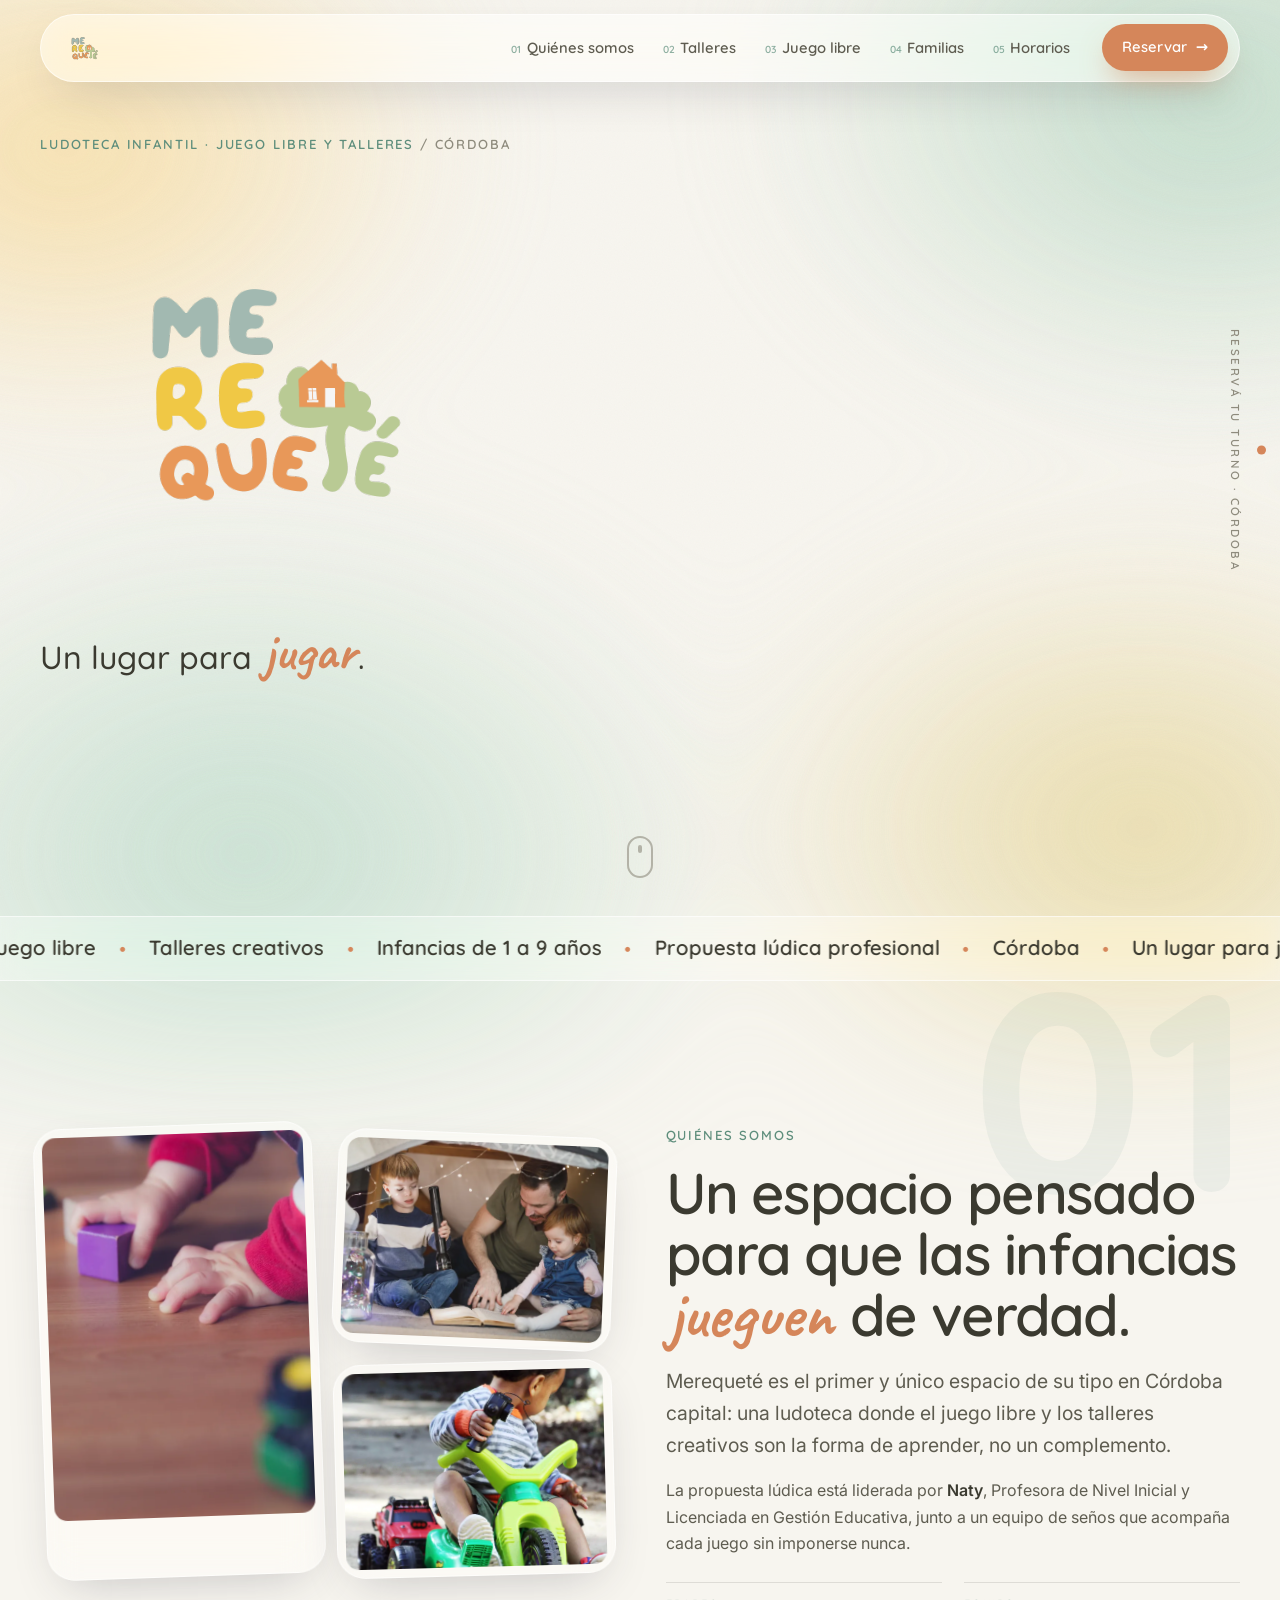
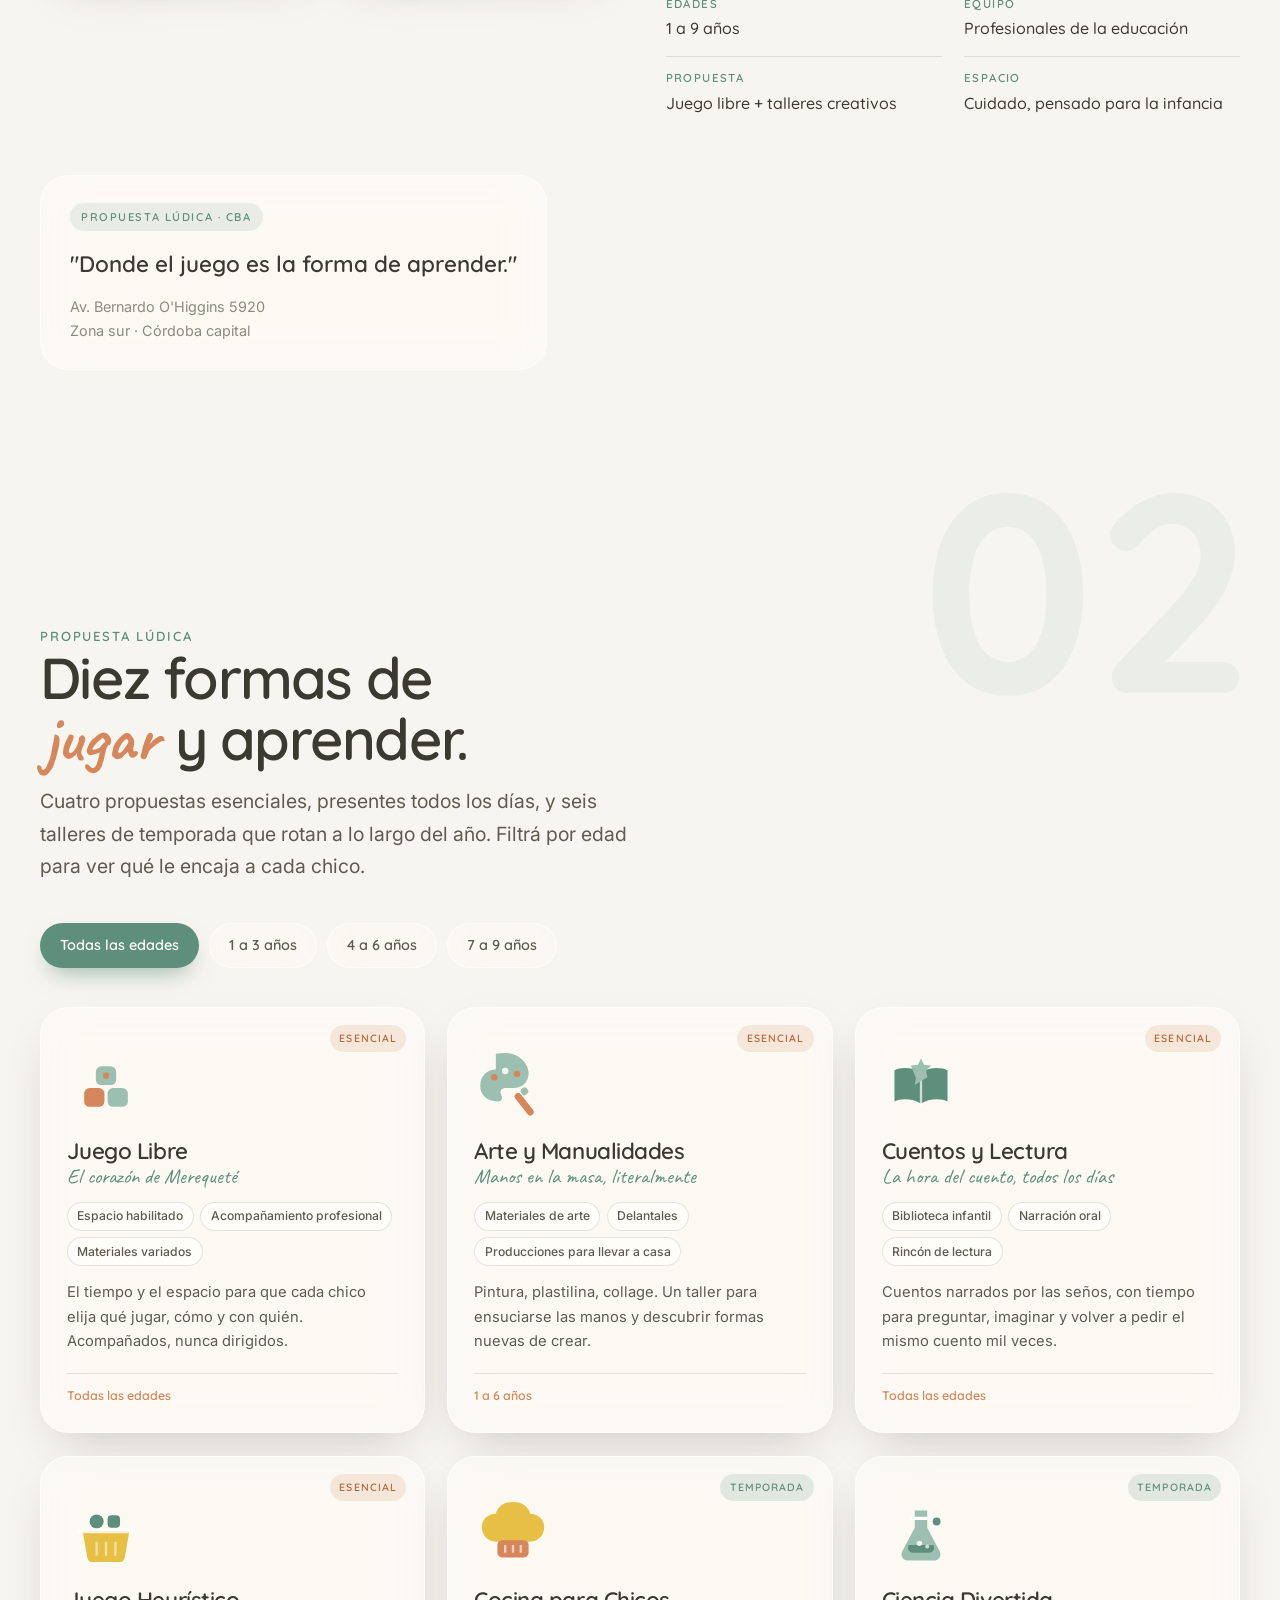
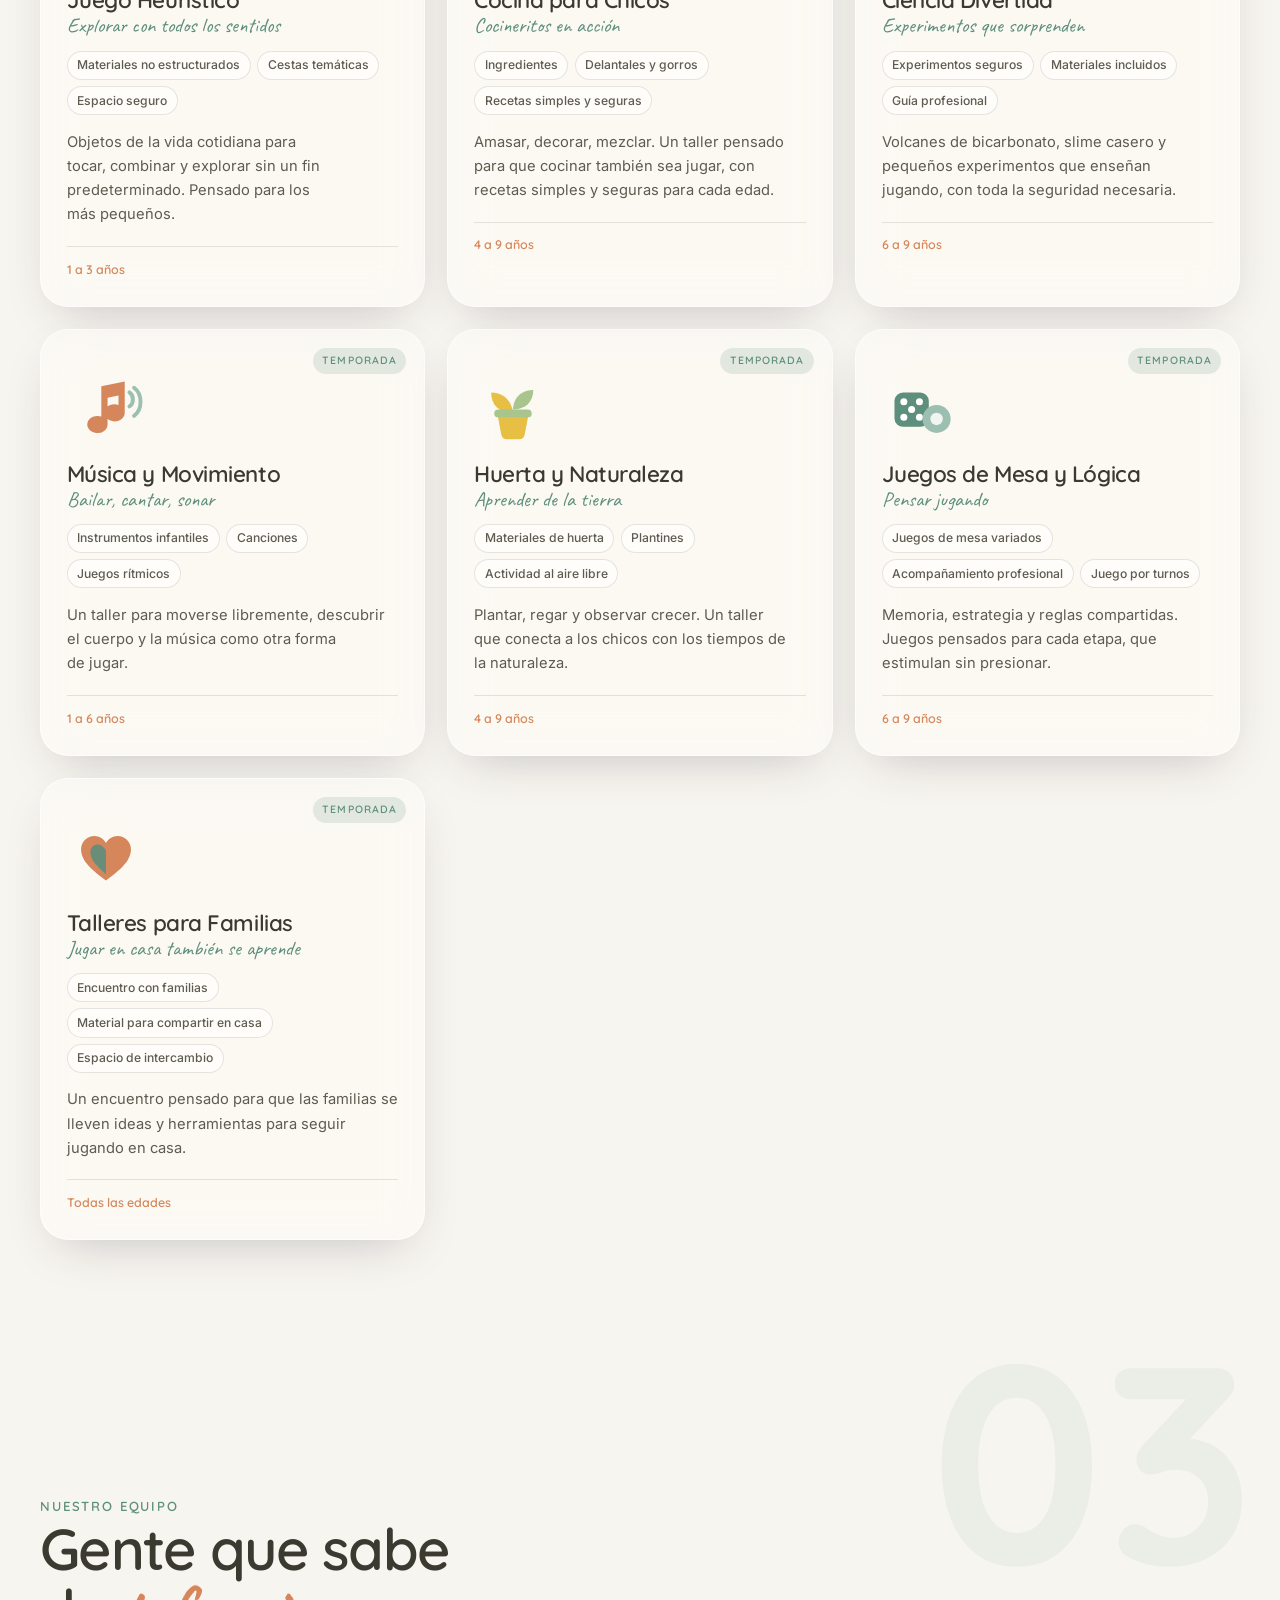
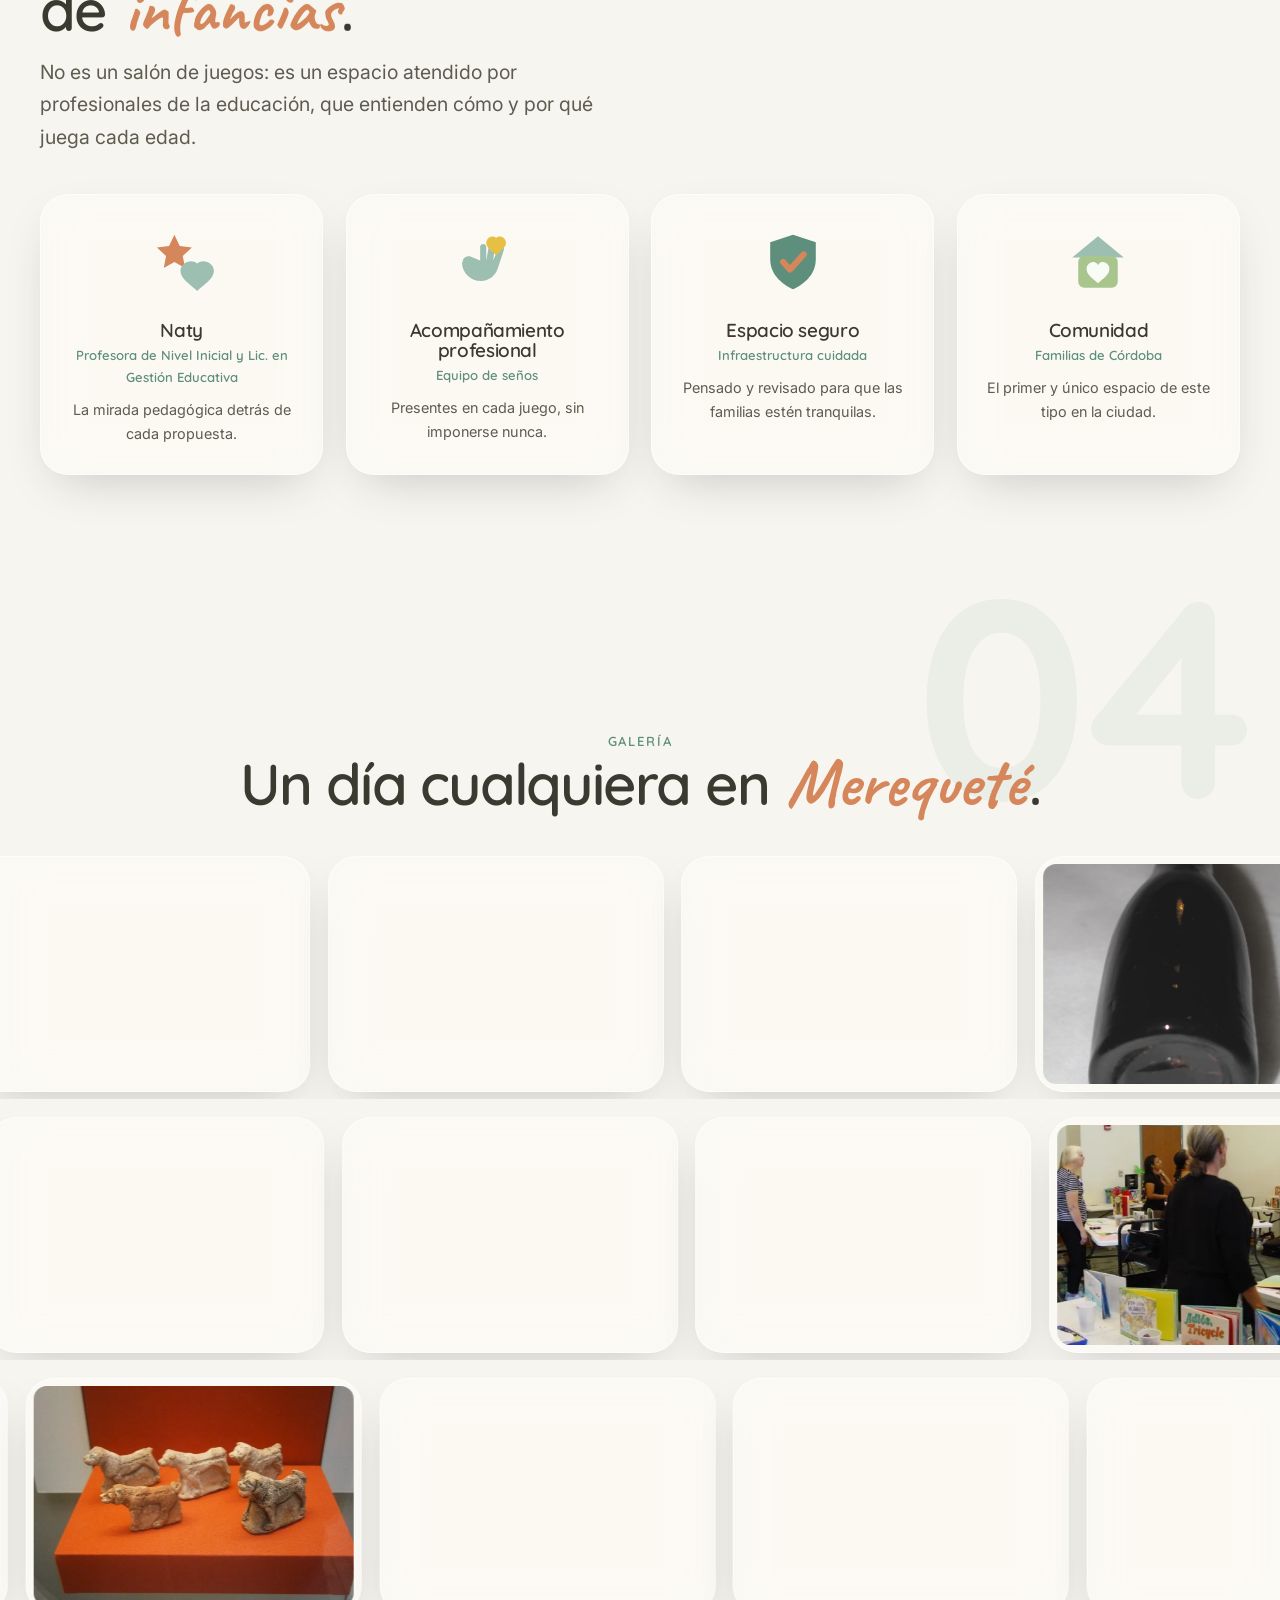
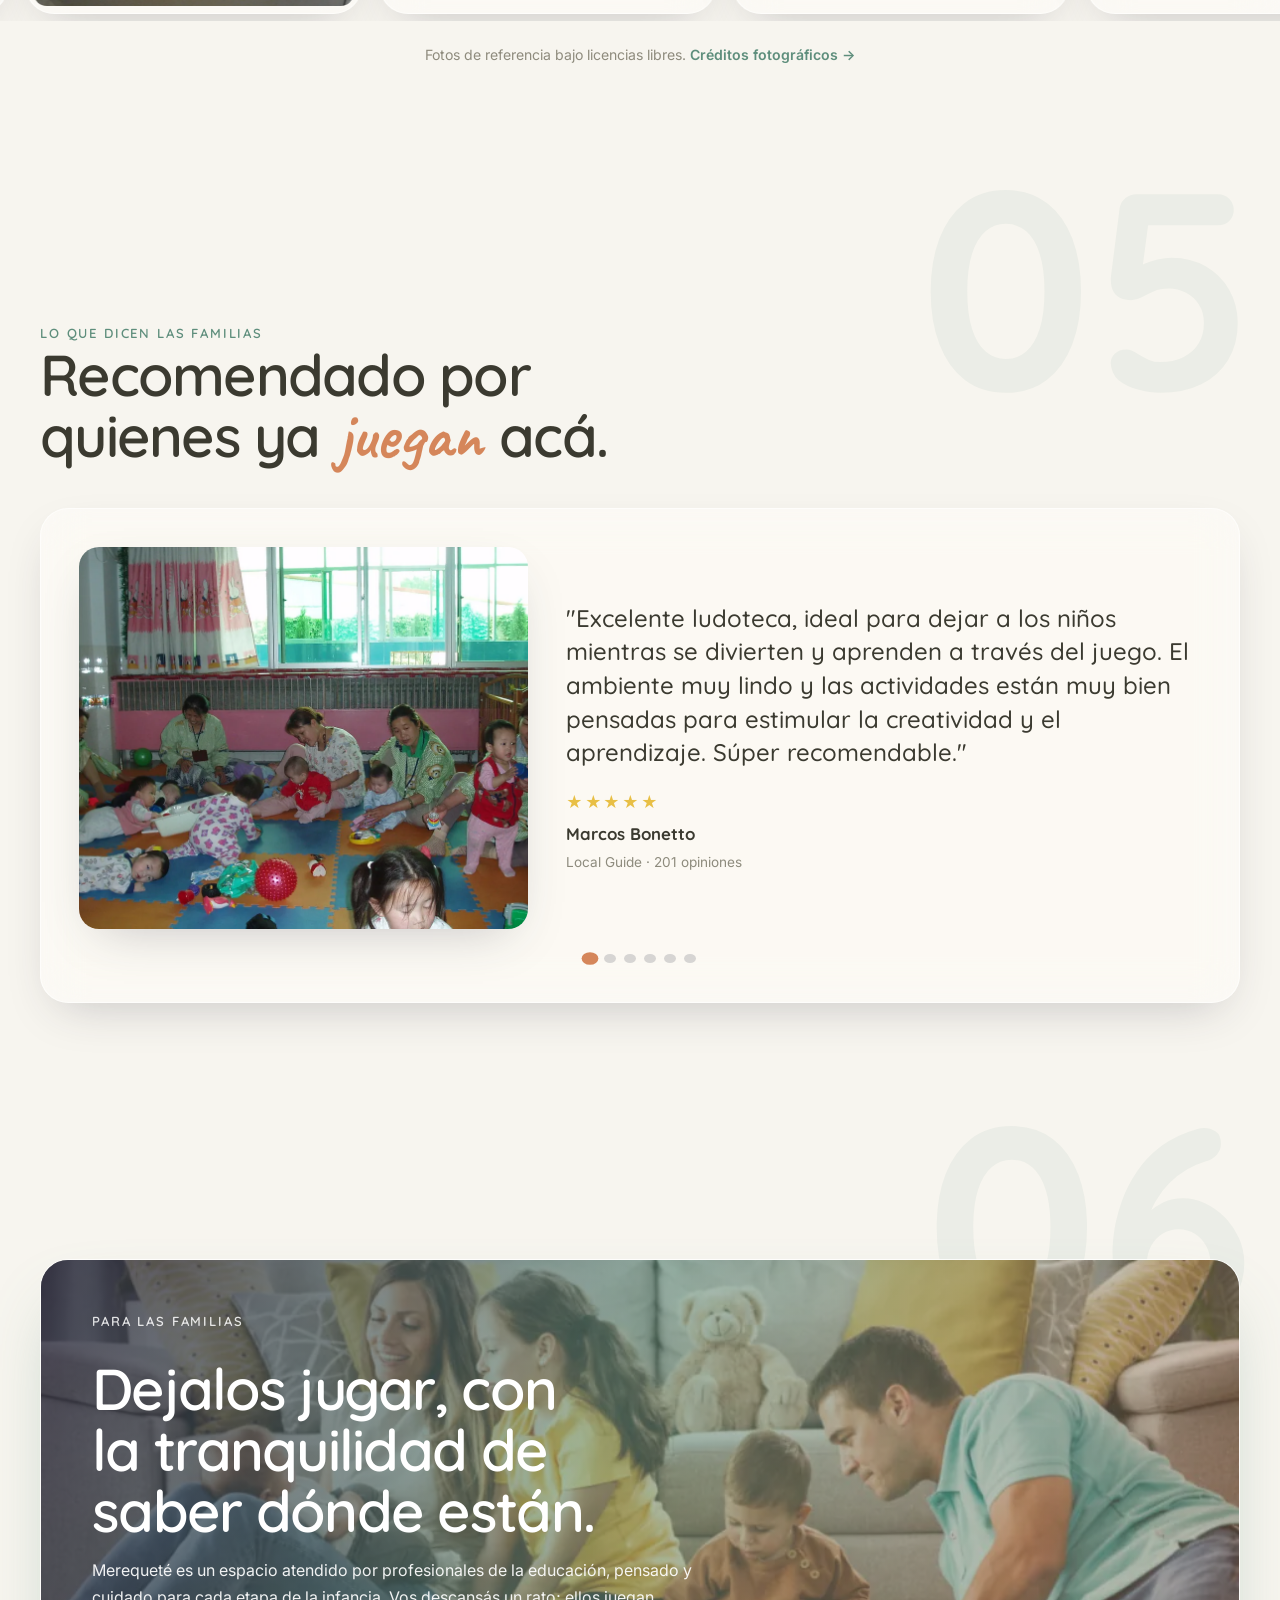
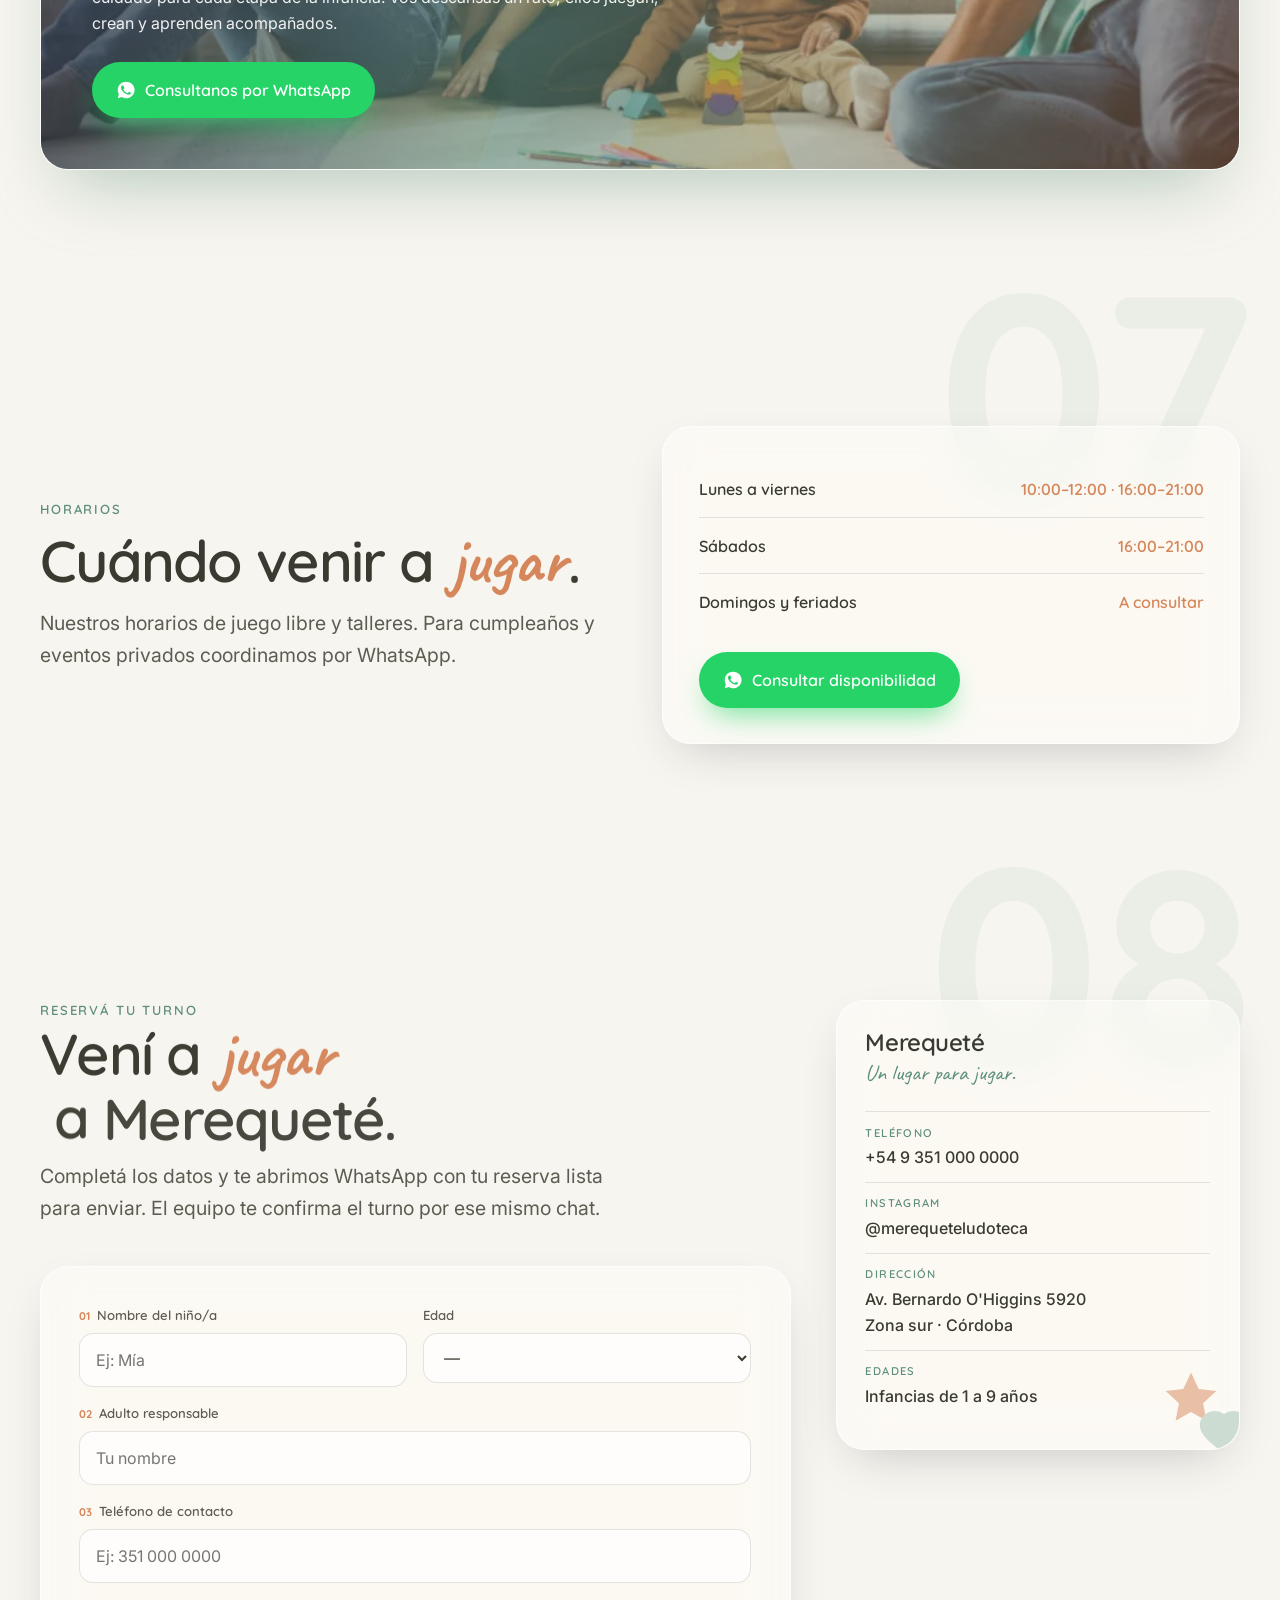
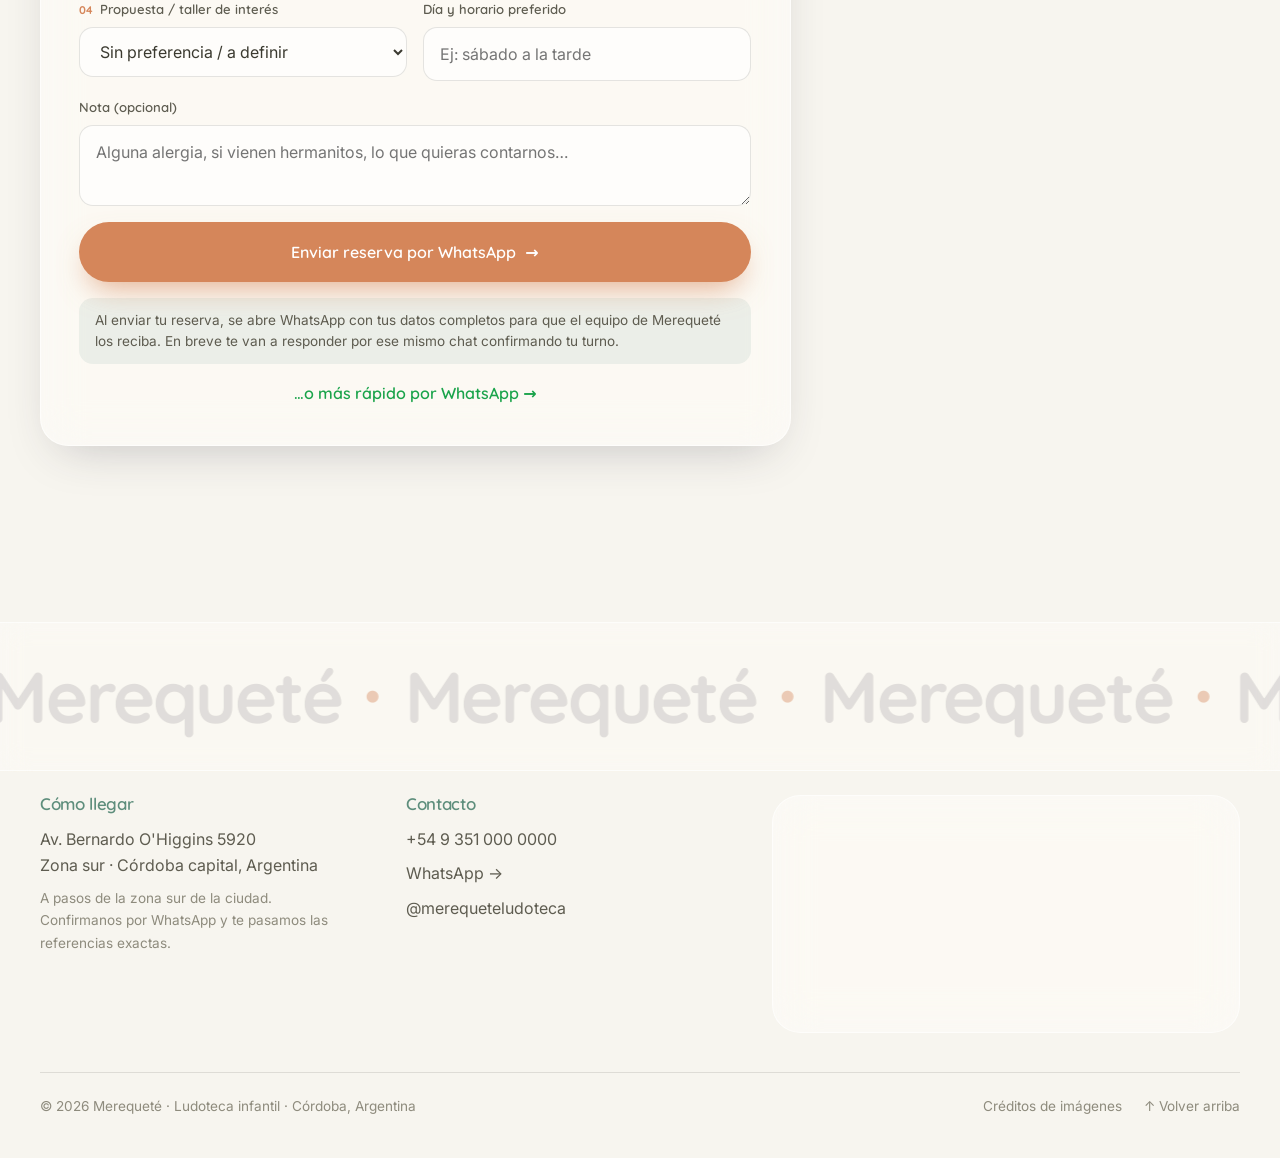
<file: index.html>
<!doctype html>
<html lang="es">
<head>
  <meta charset="utf-8" />
  <meta name="viewport" content="width=device-width, initial-scale=1" />
  <title>Merequeté · Ludoteca infantil en Córdoba · Un lugar para jugar</title>
  <meta name="description" content="Merequeté es una ludoteca infantil en Córdoba capital: juego libre y talleres creativos para infancias de 1 a 9 años, atendida por profesionales de la educación. Reservá tu turno." />
  <meta name="theme-color" content="#F7F5EF" />

  <!-- Open Graph -->
  <meta property="og:type" content="website" />
  <meta property="og:title" content="Merequeté · Ludoteca infantil en Córdoba" />
  <meta property="og:description" content="Juego libre y talleres creativos para infancias de 1 a 9 años. Un lugar para jugar, atendido por profesionales." />
  <meta property="og:image" content="assets/img/hero.webp" />

  <link rel="icon" type="image/png" href="assets/favicon.png?v=20260630" />
  <link rel="icon" type="image/x-icon" href="assets/favicon.ico?v=20260630" />
  <link rel="apple-touch-icon" href="assets/apple-touch-icon.png?v=20260630" />

  <!-- Fonts -->
  <link rel="preconnect" href="https://fonts.googleapis.com" />
  <link rel="preconnect" href="https://fonts.gstatic.com" crossorigin />
  <link rel="stylesheet" href="https://fonts.googleapis.com/css2?family=Fredoka:wght@500;600;700&family=Quicksand:wght@400;500;600;700&family=Inter:wght@400;500;600&family=Caveat:wght@600;700&display=swap" />

  <!-- Hero priority -->
  <link rel="preload" as="image" href="assets/img/hero.webp" fetchpriority="high" />

  <link rel="stylesheet" href="styles.css?v=20260630" />
</head>
<body>

  <!-- ============ SPLASH ============ -->
  <div class="splash" data-splash aria-hidden="true">
    <div class="splash-inner">
      <div class="splash-logo brand-mark" data-splash-logo>
        <img class="brand-logo" src="assets/logo.svg" alt="Merequeté"
             onerror="if(!this.dataset.tp){this.dataset.tp=1;this.src='assets/logo.png';}else{this.closest('[data-nav-logo],[data-hero-logo],[data-splash-logo]').classList.add('no-img');}" />
        <div class="logo-lockup splash-lockup" aria-label="Merequeté" aria-hidden="true">
          <span class="ll-row"><span class="c-sky">M</span><span class="c-sky">E</span></span>
          <span class="ll-row"><span class="c-coral">R</span><span class="c-coral">E</span><span class="ll-house"><svg viewBox="0 0 100 100"><use href="#sk-logo_casa"/></svg></span></span>
          <span class="ll-row"><span class="c-green">Q</span><span class="c-coral">U</span><span class="c-sky">E</span><span class="c-gold">T</span><span class="c-gold">É</span></span>
        </div>
      </div>
      <div class="splash-bar"><i></i></div>
      <p class="splash-sub">Un lugar para jugar</p>
    </div>
  </div>

  <!-- ============ GLOBAL BACKGROUND ============ -->
  <div class="mesh" aria-hidden="true"></div>
  <div class="grain" aria-hidden="true"></div>

  <!-- ============ CUSTOM CURSOR ============ -->
  <div class="cursor" data-cursor aria-hidden="true">
    <span class="cursor-ring"></span>
    <span class="cursor-label"></span>
  </div>

  <!-- ============ SKIP LINK ============ -->
  <a class="skip-link" href="#main">Saltar al contenido</a>

  <!-- ============ SIDE BRAND ============ -->
  <div class="side-brand" aria-hidden="true">
    <span class="side-dot"></span>
    <span class="side-text">Reservá tu turno · Córdoba</span>
  </div>

  <!-- ============ NAV ============ -->
  <header class="nav" data-nav>
    <a class="nav-logo brand-mark" href="#top" data-nav-logo data-cursor-label="arriba" aria-label="Merequeté · Inicio">
      <img class="brand-logo nav-logo-img" src="assets/logo.svg" alt="Merequeté"
           onerror="if(!this.dataset.tp){this.dataset.tp=1;this.src='assets/logo.png';}else{this.closest('[data-nav-logo],[data-hero-logo],[data-splash-logo]').classList.add('no-img');}" />
      <span class="nav-logo-fallback" aria-hidden="true">
        <span class="nav-logo-mark"><svg viewBox="0 0 32 32" width="28" height="28"><use href="#sk-casa_corazon"/></svg></span>
        Merequeté
      </span>
    </a>
    <nav class="nav-links" aria-label="Secciones">
      <a href="#espacio"><i>01</i> Quiénes somos</a>
      <a href="#propuesta"><i>02</i> Talleres</a>
      <a href="#juego-libre"><i>03</i> Juego libre</a>
      <a href="#resenas"><i>04</i> Familias</a>
      <a href="#horarios"><i>05</i> Horarios</a>
    </nav>
    <a class="btn btn-primary nav-cta" href="#reservar" data-magnetic data-cursor-label="reservar">Reservar <span aria-hidden="true">→</span></a>
    <button class="nav-burger" data-burger aria-label="Abrir menú" aria-expanded="false"><span></span><span></span><span></span></button>
  </header>

  <!-- Mobile menu -->
  <div class="nav-mobile" data-nav-mobile aria-hidden="true">
    <a href="#espacio"><i>01</i> Quiénes somos</a>
    <a href="#propuesta"><i>02</i> Talleres</a>
    <a href="#juego-libre"><i>03</i> Juego libre</a>
    <a href="#resenas"><i>04</i> Familias</a>
    <a href="#horarios"><i>05</i> Horarios</a>
    <a class="btn btn-primary" href="#reservar"><i>06</i> Reservar un turno →</a>
  </div>

  <main id="main">
    <span id="top"></span>

    <!-- ============ HERO ============ -->
    <section class="hero" id="hero">
      <div class="hero-grid">
        <div class="hero-copy">
          <p class="kicker reveal">Ludoteca infantil · Juego libre y talleres <span>/ Córdoba</span></p>
          <h1 class="hero-title brand-mark" data-hero-logo aria-label="Merequeté · Ludoteca infantil en Córdoba">
            <img class="brand-logo" src="assets/logo.svg" alt="Merequeté · Ludoteca infantil"
                 onerror="if(!this.dataset.tp){this.dataset.tp=1;this.src='assets/logo.png';}else{this.closest('[data-nav-logo],[data-hero-logo],[data-splash-logo]').classList.add('no-img');}" />
            <span class="logo-lockup" aria-hidden="true">
              <span class="ll-row"><span class="c-sky">M</span><span class="c-sky">E</span></span>
              <span class="ll-row"><span class="c-coral">R</span><span class="c-coral">E</span><span class="ll-house"><svg viewBox="0 0 100 100"><use href="#sk-logo_casa"/></svg></span></span>
              <span class="ll-row"><span class="c-green">Q</span><span class="c-coral">U</span><span class="c-sky">E</span><span class="c-gold">T</span><span class="c-gold">É</span></span>
            </span>
          </h1>
          <p class="hero-tag reveal">Un lugar para <span class="hand">jugar</span>.</p>
          <div class="hero-actions reveal">
            <a class="btn btn-primary" href="#reservar" data-magnetic data-cursor-label="reservar">Reservar un turno <span aria-hidden="true">→</span></a>
            <a class="btn btn-ghost" href="#propuesta" data-cursor-label="ver">Conocer la propuesta</a>
          </div>
          <p class="hero-note reveal"><span class="dot" aria-hidden="true"></span>Infancias de 1 a 9 años · Atendido por profesionales</p>
        </div>

        <div class="hero-figure reveal">
          <figure class="glass hero-photo" data-tilt>
            <img src="assets/img/hero.webp" alt="Espacio de juego de la ludoteca Merequeté" fetchpriority="high" loading="eager" decoding="async" />
            <figcaption class="hero-badge glass-solid">
              <span class="star" aria-hidden="true">★</span> Atendido por profesionales
            </figcaption>
          </figure>
          <span class="hero-sticker hero-sticker-1" aria-hidden="true"><svg viewBox="0 0 100 100" style="--fill:#D5865A;--accent:#9DBFB1"><use href="#sk-bloques_apilados"/></svg></span>
          <span class="hero-sticker hero-sticker-2" aria-hidden="true"><svg viewBox="0 0 100 100" style="--fill:#5E8E7C;--accent:#E8BF45"><use href="#sk-nota_musical"/></svg></span>
        </div>
      </div>
      <a class="hero-scroll" href="#espacio" aria-label="Bajar" data-cursor-label="ver"><span></span></a>
    </section>

    <!-- ============ MARQUEE ============ -->
    <div class="marquee glass-strip" aria-hidden="true">
      <div class="marquee-track" data-marquee>
        <span>Juego libre</span><b>•</b><span>Talleres creativos</span><b>•</b><span>Infancias de 1 a 9 años</span><b>•</b><span>Propuesta lúdica profesional</span><b>•</b><span>Córdoba</span><b>•</b><span>Un lugar para jugar</span><b>•</b>
        <span>Juego libre</span><b>•</b><span>Talleres creativos</span><b>•</b><span>Infancias de 1 a 9 años</span><b>•</b><span>Propuesta lúdica profesional</span><b>•</b><span>Córdoba</span><b>•</b><span>Un lugar para jugar</span><b>•</b>
      </div>
    </div>

    <!-- ============ 01 · NUESTRO ESPACIO ============ -->
    <section class="section espacio" id="espacio">
      <span class="watermark" aria-hidden="true">01</span>
      <div class="wrap espacio-grid">
        <div class="espacio-photos">
          <figure class="glass photo photo-a" data-tilt><img src="assets/img/espacio-1.webp" alt="Chicos jugando en el espacio de Merequeté" loading="lazy" decoding="async" /></figure>
          <figure class="glass photo photo-b" data-tilt><img src="assets/img/espacio-2.webp" alt="Rincón de juego de la ludoteca" loading="lazy" decoding="async" /></figure>
          <figure class="glass photo photo-c" data-tilt><img src="assets/img/espacio-3.webp" alt="Materiales y juguetes del espacio" loading="lazy" decoding="async" /></figure>
        </div>

        <div class="espacio-text">
          <p class="eyebrow reveal">Quiénes somos</p>
          <h2 class="h-display reveal" data-split="words">Un espacio pensado para que las infancias <span class="hand">jueguen</span> de verdad.</h2>
          <p class="lead reveal">Merequeté es el primer y único espacio de su tipo en Córdoba capital: una ludoteca donde el juego libre y los talleres creativos son la forma de aprender, no un complemento.</p>
          <p class="reveal">La propuesta lúdica está liderada por <strong>Naty</strong>, Profesora de Nivel Inicial y Licenciada en Gestión Educativa, junto a un equipo de seños que acompaña cada juego sin imponerse nunca.</p>

          <dl class="deflist reveal">
            <div><dt>Edades</dt><dd>1 a 9 años</dd></div>
            <div><dt>Equipo</dt><dd>Profesionales de la educación</dd></div>
            <div><dt>Propuesta</dt><dd>Juego libre + talleres creativos</dd></div>
            <div><dt>Espacio</dt><dd>Cuidado, pensado para la infancia</dd></div>
          </dl>
        </div>

        <aside class="espacio-aside glass reveal">
          <span class="tag">Propuesta lúdica · CBA</span>
          <blockquote>"Donde el juego es la forma de aprender."</blockquote>
          <p class="aside-meta">Av. Bernardo O'Higgins 5920<br />Zona sur · Córdoba capital</p>
        </aside>
      </div>
    </section>

    <!-- ============ 02 · PROPUESTA LÚDICA ============ -->
    <section class="section propuesta" id="propuesta">
      <span class="watermark" aria-hidden="true">02</span>
      <div class="wrap">
        <header class="section-head">
          <p class="eyebrow reveal">Propuesta lúdica</p>
          <h2 class="h-display reveal" data-split="words">Diez formas de <span class="hand">jugar</span> y aprender.</h2>
          <p class="lead reveal">Cuatro propuestas esenciales, presentes todos los días, y seis talleres de temporada que rotan a lo largo del año. Filtrá por edad para ver qué le encaja a cada chico.</p>
        </header>

        <div class="filters reveal" data-filters role="group" aria-label="Filtrar por edad">
          <button class="chip glass-solid is-active" data-filter="todas" data-cursor-label="jugar">Todas las edades</button>
          <button class="chip glass-solid" data-filter="1-3" data-cursor-label="jugar">1 a 3 años</button>
          <button class="chip glass-solid" data-filter="4-6" data-cursor-label="jugar">4 a 6 años</button>
          <button class="chip glass-solid" data-filter="7-9" data-cursor-label="jugar">7 a 9 años</button>
        </div>

        <div class="prop-grid" data-prop-grid>
          <!-- Cards hardcoded (robust). data-edades = grupos de edad que cubre. -->

          <article class="prop-card glass" id="juego-libre" data-edades="todas 1-3 4-6 7-9" data-cursor-label="jugar">
            <span class="serie serie-esencial">Esencial</span>
            <span class="sticker" style="--fill:#D5865A;--accent:#9DBFB1"><svg viewBox="0 0 100 100"><use href="#sk-bloques_apilados"/></svg></span>
            <h3>Juego Libre</h3>
            <p class="prop-sub">El corazón de Merequeté</p>
            <ul class="prop-inc"><li>Espacio habilitado</li><li>Acompañamiento profesional</li><li>Materiales variados</li></ul>
            <p class="prop-desc">El tiempo y el espacio para que cada chico elija qué jugar, cómo y con quién. Acompañados, nunca dirigidos.</p>
            <span class="prop-age">Todas las edades</span>
          </article>

          <article class="prop-card glass" data-edades="1-3 4-6" data-cursor-label="jugar">
            <span class="serie serie-esencial">Esencial</span>
            <span class="sticker" style="--fill:#9DBFB1;--accent:#D5865A"><svg viewBox="0 0 100 100"><use href="#sk-pincel_paleta"/></svg></span>
            <h3>Arte y Manualidades</h3>
            <p class="prop-sub">Manos en la masa, literalmente</p>
            <ul class="prop-inc"><li>Materiales de arte</li><li>Delantales</li><li>Producciones para llevar a casa</li></ul>
            <p class="prop-desc">Pintura, plastilina, collage. Un taller para ensuciarse las manos y descubrir formas nuevas de crear.</p>
            <span class="prop-age">1 a 6 años</span>
          </article>

          <article class="prop-card glass" data-edades="todas 1-3 4-6 7-9" data-cursor-label="jugar">
            <span class="serie serie-esencial">Esencial</span>
            <span class="sticker" style="--fill:#5E8E7C;--accent:#9DBFB1"><svg viewBox="0 0 100 100"><use href="#sk-libro_abierto"/></svg></span>
            <h3>Cuentos y Lectura</h3>
            <p class="prop-sub">La hora del cuento, todos los días</p>
            <ul class="prop-inc"><li>Biblioteca infantil</li><li>Narración oral</li><li>Rincón de lectura</li></ul>
            <p class="prop-desc">Cuentos narrados por las seños, con tiempo para preguntar, imaginar y volver a pedir el mismo cuento mil veces.</p>
            <span class="prop-age">Todas las edades</span>
          </article>

          <article class="prop-card glass" data-edades="1-3" data-cursor-label="jugar">
            <span class="serie serie-esencial">Esencial</span>
            <span class="sticker" style="--fill:#E8BF45;--accent:#5E8E7C"><svg viewBox="0 0 100 100"><use href="#sk-cesta_objetos"/></svg></span>
            <h3>Juego Heurístico</h3>
            <p class="prop-sub">Explorar con todos los sentidos</p>
            <ul class="prop-inc"><li>Materiales no estructurados</li><li>Cestas temáticas</li><li>Espacio seguro</li></ul>
            <p class="prop-desc">Objetos de la vida cotidiana para tocar, combinar y explorar sin un fin predeterminado. Pensado para los más pequeños.</p>
            <span class="prop-age">1 a 3 años</span>
          </article>

          <article class="prop-card glass" data-edades="4-6 7-9" data-cursor-label="jugar">
            <span class="serie serie-temporada">Temporada</span>
            <span class="sticker" style="--fill:#E8BF45;--accent:#D5865A"><svg viewBox="0 0 100 100"><use href="#sk-gorro_chef"/></svg></span>
            <h3>Cocina para Chicos</h3>
            <p class="prop-sub">Cocineritos en acción</p>
            <ul class="prop-inc"><li>Ingredientes</li><li>Delantales y gorros</li><li>Recetas simples y seguras</li></ul>
            <p class="prop-desc">Amasar, decorar, mezclar. Un taller pensado para que cocinar también sea jugar, con recetas simples y seguras para cada edad.</p>
            <span class="prop-age">4 a 9 años</span>
          </article>

          <article class="prop-card glass" data-edades="7-9" data-cursor-label="jugar">
            <span class="serie serie-temporada">Temporada</span>
            <span class="sticker" style="--fill:#9DBFB1;--accent:#5E8E7C"><svg viewBox="0 0 100 100"><use href="#sk-matraz_burbujas"/></svg></span>
            <h3>Ciencia Divertida</h3>
            <p class="prop-sub">Experimentos que sorprenden</p>
            <ul class="prop-inc"><li>Experimentos seguros</li><li>Materiales incluidos</li><li>Guía profesional</li></ul>
            <p class="prop-desc">Volcanes de bicarbonato, slime casero y pequeños experimentos que enseñan jugando, con toda la seguridad necesaria.</p>
            <span class="prop-age">6 a 9 años</span>
          </article>

          <article class="prop-card glass" data-edades="1-3 4-6" data-cursor-label="jugar">
            <span class="serie serie-temporada">Temporada</span>
            <span class="sticker" style="--fill:#D5865A;--accent:#9DBFB1"><svg viewBox="0 0 100 100"><use href="#sk-nota_musical"/></svg></span>
            <h3>Música y Movimiento</h3>
            <p class="prop-sub">Bailar, cantar, sonar</p>
            <ul class="prop-inc"><li>Instrumentos infantiles</li><li>Canciones</li><li>Juegos rítmicos</li></ul>
            <p class="prop-desc">Un taller para moverse libremente, descubrir el cuerpo y la música como otra forma de jugar.</p>
            <span class="prop-age">1 a 6 años</span>
          </article>

          <article class="prop-card glass" data-edades="4-6 7-9" data-cursor-label="jugar">
            <span class="serie serie-temporada">Temporada</span>
            <span class="sticker" style="--fill:#A8C58D;--accent:#E8BF45"><svg viewBox="0 0 100 100"><use href="#sk-maceta_planta"/></svg></span>
            <h3>Huerta y Naturaleza</h3>
            <p class="prop-sub">Aprender de la tierra</p>
            <ul class="prop-inc"><li>Materiales de huerta</li><li>Plantines</li><li>Actividad al aire libre</li></ul>
            <p class="prop-desc">Plantar, regar y observar crecer. Un taller que conecta a los chicos con los tiempos de la naturaleza.</p>
            <span class="prop-age">4 a 9 años</span>
          </article>

          <article class="prop-card glass" data-edades="7-9" data-cursor-label="jugar">
            <span class="serie serie-temporada">Temporada</span>
            <span class="sticker" style="--fill:#5E8E7C;--accent:#9DBFB1"><svg viewBox="0 0 100 100"><use href="#sk-dado_ficha"/></svg></span>
            <h3>Juegos de Mesa y Lógica</h3>
            <p class="prop-sub">Pensar jugando</p>
            <ul class="prop-inc"><li>Juegos de mesa variados</li><li>Acompañamiento profesional</li><li>Juego por turnos</li></ul>
            <p class="prop-desc">Memoria, estrategia y reglas compartidas. Juegos pensados para cada etapa, que estimulan sin presionar.</p>
            <span class="prop-age">6 a 9 años</span>
          </article>

          <article class="prop-card glass" data-edades="todas 1-3 4-6 7-9" data-cursor-label="jugar">
            <span class="serie serie-temporada">Temporada</span>
            <span class="sticker" style="--fill:#D5865A;--accent:#5E8E7C"><svg viewBox="0 0 100 100"><use href="#sk-manos_unidas"/></svg></span>
            <h3>Talleres para Familias</h3>
            <p class="prop-sub">Jugar en casa también se aprende</p>
            <ul class="prop-inc"><li>Encuentro con familias</li><li>Material para compartir en casa</li><li>Espacio de intercambio</li></ul>
            <p class="prop-desc">Un encuentro pensado para que las familias se lleven ideas y herramientas para seguir jugando en casa.</p>
            <span class="prop-age">Todas las edades</span>
          </article>

        </div>
        <p class="prop-empty" data-prop-empty hidden>No hay propuestas para esa edad ahora mismo. Probá con "Todas las edades" o escribinos. 💛</p>
      </div>
    </section>

    <!-- ============ 03 · EQUIPO ============ -->
    <section class="section equipo" id="equipo">
      <span class="watermark" aria-hidden="true">03</span>
      <div class="wrap">
        <header class="section-head">
          <p class="eyebrow reveal">Nuestro equipo</p>
          <h2 class="h-display reveal" data-split="words">Gente que sabe de <span class="hand">infancias</span>.</h2>
          <p class="lead reveal">No es un salón de juegos: es un espacio atendido por profesionales de la educación, que entienden cómo y por qué juega cada edad.</p>
        </header>

        <div class="team-grid">
          <article class="team-card glass reveal" data-cursor-label="ver">
            <span class="team-icon" style="--fill:#D5865A;--accent:#9DBFB1"><svg viewBox="0 0 100 100"><use href="#sk-estrella_corazon"/></svg></span>
            <h3>Naty</h3>
            <p class="team-role">Profesora de Nivel Inicial y Lic. en Gestión Educativa</p>
            <p class="team-note">La mirada pedagógica detrás de cada propuesta.</p>
          </article>
          <article class="team-card glass reveal" data-cursor-label="ver">
            <span class="team-icon" style="--fill:#9DBFB1;--accent:#E8BF45"><svg viewBox="0 0 100 100"><use href="#sk-manos_abiertas"/></svg></span>
            <h3>Acompañamiento profesional</h3>
            <p class="team-role">Equipo de seños</p>
            <p class="team-note">Presentes en cada juego, sin imponerse nunca.</p>
          </article>
          <article class="team-card glass reveal" data-cursor-label="ver">
            <span class="team-icon" style="--fill:#5E8E7C;--accent:#D5865A"><svg viewBox="0 0 100 100"><use href="#sk-escudo_suave"/></svg></span>
            <h3>Espacio seguro</h3>
            <p class="team-role">Infraestructura cuidada</p>
            <p class="team-note">Pensado y revisado para que las familias estén tranquilas.</p>
          </article>
          <article class="team-card glass reveal" data-cursor-label="ver">
            <span class="team-icon" style="--fill:#A8C58D;--accent:#9DBFB1"><svg viewBox="0 0 100 100"><use href="#sk-casa_corazon"/></svg></span>
            <h3>Comunidad</h3>
            <p class="team-role">Familias de Córdoba</p>
            <p class="team-note">El primer y único espacio de este tipo en la ciudad.</p>
          </article>
        </div>
      </div>
    </section>

    <!-- ============ 04 · GALERÍA ============ -->
    <section class="section galeria" id="galeria">
      <span class="watermark" aria-hidden="true">04</span>
      <div class="wrap section-head">
        <p class="eyebrow reveal">Galería</p>
        <h2 class="h-display reveal" data-split="words">Un día cualquiera en <span class="hand">Merequeté</span>.</h2>
      </div>

      <div class="gal-rows" aria-label="Fotos del espacio">
        <div class="gal-row" data-gal-row="fast">
          <div class="gal-track">
            <figure class="glass gframe"><img src="assets/img/g-blocks.webp" alt="Chicos jugando con bloques de colores" loading="lazy" decoding="async" /></figure>
            <figure class="glass gframe"><img src="assets/img/g-reading.webp" alt="Rincón de lectura con cuentos" loading="lazy" decoding="async" /></figure>
            <figure class="glass gframe"><img src="assets/img/g-art.webp" alt="Mesa de arte con témperas" loading="lazy" decoding="async" /></figure>
            <figure class="glass gframe"><img src="assets/img/g-heuristic.webp" alt="Juego heurístico con cestas" loading="lazy" decoding="async" /></figure>
            <figure class="glass gframe"><img src="assets/img/g-cooking.webp" alt="Taller de cocina infantil" loading="lazy" decoding="async" /></figure>
            <figure class="glass gframe"><img src="assets/img/g-music.webp" alt="Instrumentos musicales de juguete" loading="lazy" decoding="async" /></figure>
          </div>
        </div>
        <div class="gal-row" data-gal-row="slow">
          <div class="gal-track">
            <figure class="glass gframe"><img src="assets/img/g-garden.webp" alt="Huerta pequeña con macetas" loading="lazy" decoding="async" /></figure>
            <figure class="glass gframe"><img src="assets/img/g-boardgames.webp" alt="Juegos de mesa sobre la alfombra" loading="lazy" decoding="async" /></figure>
            <figure class="glass gframe"><img src="assets/img/g-freeplay.webp" alt="Espacio de juego libre" loading="lazy" decoding="async" /></figure>
            <figure class="glass gframe"><img src="assets/img/g-teachers.webp" alt="Seños acompañando el juego" loading="lazy" decoding="async" /></figure>
            <figure class="glass gframe"><img src="assets/img/g-crafts.webp" alt="Manualidades terminadas" loading="lazy" decoding="async" /></figure>
          </div>
        </div>
        <div class="gal-row" data-gal-row="reverse">
          <div class="gal-track">
            <figure class="glass gframe"><img src="assets/img/g-plasticine.webp" alt="Plastilina de colores" loading="lazy" decoding="async" /></figure>
            <figure class="glass gframe"><img src="assets/img/g-books.webp" alt="Libros infantiles en biblioteca baja" loading="lazy" decoding="async" /></figure>
            <figure class="glass gframe"><img src="assets/img/g-sensory.webp" alt="Rincón sensorial" loading="lazy" decoding="async" /></figure>
            <figure class="glass gframe"><img src="assets/img/g-crayons.webp" alt="Crayones y dibujos" loading="lazy" decoding="async" /></figure>
            <figure class="glass gframe"><img src="assets/img/espacio-1.webp" alt="El espacio de Merequeté" loading="lazy" decoding="async" /></figure>
          </div>
        </div>
      </div>
      <p class="gal-note wrap">Fotos de referencia bajo licencias libres. <a href="creditos.html" data-cursor-label="ver">Créditos fotográficos →</a></p>
    </section>

    <!-- ============ 05 · TESTIMONIOS ============ -->
    <section class="section resenas" id="resenas">
      <span class="watermark" aria-hidden="true">05</span>
      <div class="wrap">
        <header class="section-head">
          <p class="eyebrow reveal">Lo que dicen las familias</p>
          <h2 class="h-display reveal" data-split="words">Recomendado por quienes ya <span class="hand">juegan</span> acá.</h2>
        </header>

        <div class="tst glass reveal" data-tst>
          <div class="tst-track" data-tst-track>
            <article class="tst-slide is-active">
              <div class="tst-photo"><img src="assets/img/g-freeplay.webp" alt="Espacio de juego libre" loading="lazy" decoding="async" /></div>
              <blockquote class="tst-quote">
                <p>"Excelente ludoteca, ideal para dejar a los niños mientras se divierten y aprenden a través del juego. El ambiente muy lindo y las actividades están muy bien pensadas para estimular la creatividad y el aprendizaje. Súper recomendable."</p>
                <footer><span class="stars" aria-hidden="true">★★★★★</span><cite>Marcos Bonetto</cite><span class="tst-meta">Local Guide · 201 opiniones</span></footer>
              </blockquote>
            </article>
            <article class="tst-slide">
              <div class="tst-photo"><img src="assets/img/g-teachers.webp" alt="Seños acompañando el juego" loading="lazy" decoding="async" /></div>
              <blockquote class="tst-quote">
                <p>"Lo mejor para los niños. Las seños, una genialidad. Hermoso lugar. La seño Naty transmite una paz y tranquilidad. Súper recomendable."</p>
                <footer><span class="stars" aria-hidden="true">★★★★★</span><cite>Martín Horacio Valdés</cite><span class="tst-meta">Local Guide · 43 opiniones</span></footer>
              </blockquote>
            </article>
            <article class="tst-slide">
              <div class="tst-photo"><img src="assets/img/espacio-2.webp" alt="Rincón de juego" loading="lazy" decoding="async" /></div>
              <blockquote class="tst-quote">
                <p>"Un lugar espectacular para los más chicos, atendido por profesionales."</p>
                <footer><span class="stars" aria-hidden="true">★★★★★</span><cite>Belén Pfeiffer</cite><span class="tst-meta">Local Guide · 10 opiniones</span></footer>
              </blockquote>
            </article>
            <article class="tst-slide">
              <div class="tst-photo"><img src="assets/img/g-art.webp" alt="Mesa de arte" loading="lazy" decoding="async" /></div>
              <blockquote class="tst-quote">
                <p>"Excelente lugar para niños. Actividades y talleres muy bien pensados para los chicos. Atendido por profesionales."</p>
                <footer><span class="stars" aria-hidden="true">★★★★★</span><cite>Agus García</cite><span class="tst-meta">Local Guide · 76 opiniones</span></footer>
              </blockquote>
            </article>
            <article class="tst-slide">
              <div class="tst-photo"><img src="assets/img/espacio-3.webp" alt="Materiales del espacio" loading="lazy" decoding="async" /></div>
              <blockquote class="tst-quote">
                <p>"Excelente espacio para las infancias. El primero y único en Córdoba capital. ¡Sigamos apoyando estos emprendimientos!"</p>
                <footer><span class="stars" aria-hidden="true">★★★★★</span><cite>Ana Laura Varas</cite><span class="tst-meta">Reseña en Google</span></footer>
              </blockquote>
            </article>
            <article class="tst-slide">
              <div class="tst-photo"><img src="assets/img/g-books.webp" alt="Biblioteca infantil" loading="lazy" decoding="async" /></div>
              <blockquote class="tst-quote">
                <p>"El lugar es hermoso, todo cuidado y pensado para los niños, y el profesionalismo y calidad humana de las seños, un mil. Súper recomendable."</p>
                <footer><span class="stars" aria-hidden="true">★★★★★</span><cite>Lihuen Mansilla</cite><span class="tst-meta">Local Guide · 30 opiniones</span></footer>
              </blockquote>
            </article>
          </div>
          <div class="tst-dots" data-tst-dots aria-hidden="true"></div>
        </div>
      </div>
    </section>

    <!-- ============ 06 · PARA LAS FAMILIAS ============ -->
    <section class="section familias" id="familias">
      <span class="watermark" aria-hidden="true">06</span>
      <div class="wrap">
        <div class="fam-card glass reveal" data-tilt>
          <img class="fam-bg" src="assets/img/familias-bg.webp" alt="" aria-hidden="true" loading="lazy" decoding="async" />
          <div class="fam-veil"></div>
          <div class="fam-content">
            <p class="eyebrow light">Para las familias</p>
            <h2 class="h-display">Dejalos jugar, con la tranquilidad de saber dónde están.</h2>
            <p>Merequeté es un espacio atendido por profesionales de la educación, pensado y cuidado para cada etapa de la infancia. Vos descansás un rato; ellos juegan, crean y aprenden acompañados.</p>
            <a class="btn btn-wa" data-wa-link href="#reservar" data-cursor-label="WhatsApp" target="_blank" rel="noopener">
              <svg viewBox="0 0 24 24" width="20" height="20" aria-hidden="true"><use href="#sk-wa"/></svg>
              Consultanos por WhatsApp
            </a>
          </div>
        </div>
      </div>
    </section>

    <!-- ============ HORARIOS ============ -->
    <section class="section horarios" id="horarios">
      <span class="watermark" aria-hidden="true">07</span>
      <div class="wrap horarios-grid">
        <div class="horarios-head">
          <p class="eyebrow reveal">Horarios</p>
          <h2 class="h-display reveal" data-split="words">Cuándo venir a <span class="hand">jugar</span>.</h2>
          <p class="lead reveal">Nuestros horarios de juego libre y talleres. Para cumpleaños y eventos privados coordinamos por WhatsApp.</p>
        </div>
        <div class="horarios-card glass reveal">
          <ul class="hours-list">
            <li><span class="hd">Lunes a viernes</span><span class="hh">10:00–12:00 · 16:00–21:00</span></li>
            <li><span class="hd">Sábados</span><span class="hh">16:00–21:00</span></li>
            <li><span class="hd">Domingos y feriados</span><span class="hh">A consultar</span></li>
          </ul>
          <a class="btn btn-wa" data-wa-link href="#" target="_blank" rel="noopener" data-cursor-label="WhatsApp">
            <svg viewBox="0 0 24 24" width="20" height="20" aria-hidden="true"><use href="#sk-wa"/></svg>
            Consultar disponibilidad
          </a>
        </div>
      </div>
    </section>

    <!-- ============ 08 · RESERVAR ============ -->
    <section class="section reservar" id="reservar">
      <span class="watermark" aria-hidden="true">08</span>
      <div class="wrap reservar-grid">
        <div class="reservar-form-wrap">
          <header class="section-head">
            <p class="eyebrow reveal">Reservá tu turno</p>
            <h2 class="h-display reveal" data-split="words">Vení a <span class="hand">jugar</span> a Merequeté.</h2>
            <p class="lead reveal">Completá los datos y te abrimos WhatsApp con tu reserva lista para enviar. El equipo te confirma el turno por ese mismo chat.</p>
          </header>

          <form class="form glass reveal" data-reserva novalidate>
            <div class="field-row">
              <label class="field"><span><i>01</i> Nombre del niño/a</span><input type="text" name="nino" required placeholder="Ej: Mía" /></label>
              <label class="field field-sm"><span>Edad</span>
                <select name="edad" required>
                  <option value="" selected disabled>—</option>
                  <option>1 año</option><option>2 años</option><option>3 años</option><option>4 años</option><option>5 años</option><option>6 años</option><option>7 años</option><option>8 años</option><option>9 años</option>
                </select>
              </label>
            </div>

            <label class="field"><span><i>02</i> Adulto responsable</span><input type="text" name="adulto" required placeholder="Tu nombre" /></label>

            <label class="field"><span><i>03</i> Teléfono de contacto</span><input type="tel" name="tel" required placeholder="Ej: 351 000 0000" /></label>

            <div class="field-row">
              <label class="field"><span><i>04</i> Propuesta / taller de interés</span>
                <select name="propuesta" data-prop-select>
                  <option value="" selected>Sin preferencia / a definir</option>
                  <!-- enriquecido por JS desde el manifest; fallback fijo: -->
                  <option>Juego Libre</option><option>Arte y Manualidades</option><option>Cuentos y Lectura</option><option>Juego Heurístico</option><option>Cocina para Chicos</option><option>Ciencia Divertida</option><option>Música y Movimiento</option><option>Huerta y Naturaleza</option><option>Juegos de Mesa y Lógica</option><option>Talleres para Familias</option>
                </select>
              </label>
              <label class="field"><span>Día y horario preferido</span><input type="text" name="horario" placeholder="Ej: sábado a la tarde" /></label>
            </div>

            <label class="field"><span>Nota (opcional)</span><textarea name="nota" rows="2" placeholder="Alguna alergia, si vienen hermanitos, lo que quieras contarnos…"></textarea></label>

            <button class="btn btn-primary btn-block" type="submit" data-magnetic data-cursor-label="enviar">Enviar reserva por WhatsApp <span aria-hidden="true">→</span></button>

            <p class="form-help">Al enviar tu reserva, se abre WhatsApp con tus datos completos para que el equipo de Merequeté los reciba. En breve te van a responder por ese mismo chat confirmando tu turno.</p>
            <p class="form-alt"><a data-wa-link href="#" target="_blank" rel="noopener" data-cursor-label="WhatsApp">…o más rápido por WhatsApp →</a></p>
          </form>
        </div>

        <aside class="reservar-aside glass reveal">
          <h3>Merequeté</h3>
          <p class="aside-sub">Un lugar para jugar.</p>
          <dl class="contact-list">
            <div><dt>Teléfono</dt><dd><a data-phone-link href="#" data-cursor-label="WhatsApp">+54 9 351 000 0000</a></dd></div>
            <div><dt>Instagram</dt><dd><a href="https://www.instagram.com/merequeteludoteca/" target="_blank" rel="noopener" data-cursor-label="ver">@merequeteludoteca</a></dd></div>
            <div><dt>Dirección</dt><dd>Av. Bernardo O'Higgins 5920<br />Zona sur · Córdoba</dd></div>
            <div><dt>Edades</dt><dd>Infancias de 1 a 9 años</dd></div>
          </dl>
          <span class="aside-sticker" style="--fill:#D5865A;--accent:#9DBFB1" aria-hidden="true"><svg viewBox="0 0 100 100"><use href="#sk-estrella_corazon"/></svg></span>
        </aside>
      </div>
    </section>
  </main>

  <!-- ============ FOOTER ============ -->
  <footer class="footer">
    <div class="footer-display glass-strip" aria-hidden="true">
      <div class="footer-marquee" data-marquee>
        <span>Merequeté</span><b>·</b><span>Merequeté</span><b>·</b><span>Merequeté</span><b>·</b><span>Merequeté</span><b>·</b>
        <span>Merequeté</span><b>·</b><span>Merequeté</span><b>·</b><span>Merequeté</span><b>·</b><span>Merequeté</span><b>·</b>
      </div>
    </div>

    <div class="wrap footer-grid">
      <div class="footer-col">
        <h4>Cómo llegar</h4>
        <p>Av. Bernardo O'Higgins 5920<br />Zona sur · Córdoba capital, Argentina</p>
        <p class="muted">A pasos de la zona sur de la ciudad. Confirmanos por WhatsApp y te pasamos las referencias exactas.</p>
      </div>
      <div class="footer-col">
        <h4>Contacto</h4>
        <p><a data-phone-link href="#" data-cursor-label="WhatsApp">+54 9 351 000 0000</a></p>
        <p><a data-wa-link href="#" target="_blank" rel="noopener" data-cursor-label="WhatsApp">WhatsApp →</a></p>
        <p><a href="https://www.instagram.com/merequeteludoteca/" target="_blank" rel="noopener" data-cursor-label="ver">@merequeteludoteca</a></p>
      </div>
      <div class="footer-col footer-map">
        <div class="glass map-frame">
          <iframe
            title="Mapa de Merequeté"
            src="https://www.google.com/maps?q=Av.%20Bernardo%20O'Higgins%205920,%20C%C3%B3rdoba,%20Argentina&output=embed"
            loading="lazy" referrerpolicy="no-referrer-when-downgrade"></iframe>
        </div>
      </div>
    </div>

    <div class="wrap footer-legal">
      <p>© <span data-year>2026</span> Merequeté · Ludoteca infantil · Córdoba, Argentina</p>
      <p class="footer-links">
        <a href="creditos.html" data-cursor-label="ver">Créditos de imágenes</a>
        <a href="#top" data-cursor-label="arriba">↑ Volver arriba</a>
      </p>
    </div>
  </footer>

  <!-- ============ SVG SPRITE (stickers) ============ -->
  <svg width="0" height="0" style="position:absolute" aria-hidden="true" focusable="false">
    <defs>
      <!-- Bloques apilados -->
      <symbol id="sk-bloques_apilados" viewBox="0 0 100 100">
        <rect x="22" y="54" width="26" height="24" rx="7" fill="var(--fill,#D5865A)"/>
        <rect x="52" y="54" width="26" height="24" rx="7" fill="var(--accent,#9DBFB1)"/>
        <rect x="37" y="26" width="26" height="24" rx="7" fill="var(--accent,#9DBFB1)"/>
        <circle cx="50" cy="38" r="4" fill="var(--fill,#D5865A)"/>
      </symbol>
      <!-- Pincel + paleta -->
      <symbol id="sk-pincel_paleta" viewBox="0 0 100 100">
        <path d="M28 30c-12 0-20 9-20 21s9 20 22 20c6 0 7-4 5-8-3-6 1-9 6-9h9c12 0 20-8 20-19 0-15-15-26-30-26-4 0-8 .3-12 .9z" fill="var(--fill,#9DBFB1)"/>
        <circle cx="26" cy="40" r="4.2" fill="var(--accent,#D5865A)"/>
        <circle cx="40" cy="32" r="4.2" fill="#fff" opacity=".85"/>
        <circle cx="55" cy="36" r="4.2" fill="var(--accent,#D5865A)"/>
        <rect x="60" y="58" width="9" height="34" rx="4.5" transform="rotate(-38 64 75)" fill="var(--accent,#D5865A)"/>
        <rect x="60" y="54" width="9" height="9" rx="3" transform="rotate(-38 64 58)" fill="var(--fill,#9DBFB1)"/>
      </symbol>
      <!-- Libro abierto + estrella -->
      <symbol id="sk-libro_abierto" viewBox="0 0 100 100">
        <path d="M50 34C40 27 24 27 16 31v40c8-4 24-4 34 3 10-7 26-7 34-3V31c-8-4-24-4-34 3z" fill="var(--fill,#5E8E7C)"/>
        <path d="M50 34v43" stroke="#fff" stroke-width="3" opacity=".7"/>
        <path d="M50 16l4 8 9 1-6.5 6 1.6 9L50 45l-8.1 5 1.6-9L37 25l9-1z" fill="var(--accent,#9DBFB1)"/>
      </symbol>
      <!-- Cesta con objetos -->
      <symbol id="sk-cesta_objetos" viewBox="0 0 100 100">
        <circle cx="38" cy="34" r="9" fill="var(--accent,#5E8E7C)"/>
        <rect x="52" y="26" width="16" height="16" rx="5" fill="var(--accent,#5E8E7C)"/>
        <path d="M20 46h60l-6 34c-.6 4-3 6-7 6H33c-4 0-6.4-2-7-6z" fill="var(--fill,#E8BF45)"/>
        <path d="M16 46h68" stroke="#fff" stroke-width="6" stroke-linecap="round" opacity=".8"/>
        <path d="M62 60v18M50 60v18M38 60v18" stroke="#fff" stroke-width="3" opacity=".5"/>
      </symbol>
      <!-- Gorro de chef -->
      <symbol id="sk-gorro_chef" viewBox="0 0 100 100">
        <path d="M30 60c-12 0-20-8-20-19 0-10 8-17 18-17 2-9 10-15 22-15s20 6 22 15c10 0 18 7 18 17 0 11-8 19-20 19z" fill="var(--fill,#E8BF45)"/>
        <rect x="30" y="58" width="40" height="22" rx="6" fill="var(--accent,#D5865A)"/>
        <path d="M40 64v10M50 64v10M60 64v10" stroke="#fff" stroke-width="3" opacity=".6"/>
      </symbol>
      <!-- Matraz con burbujas -->
      <symbol id="sk-matraz_burbujas" viewBox="0 0 100 100">
        <path d="M42 20h16v22l16 30c3 6-1 12-8 12H34c-7 0-11-6-8-12l16-30z" fill="var(--fill,#9DBFB1)"/>
        <path d="M38 30h24" stroke="#fff" stroke-width="4" stroke-linecap="round"/>
        <path d="M34 64h32c2.5 5-.5 10-7 10H41c-6.5 0-9.5-5-7-10z" fill="var(--accent,#5E8E7C)"/>
        <circle cx="48" cy="62" r="3.5" fill="#fff" opacity=".85"/>
        <circle cx="58" cy="66" r="2.5" fill="#fff" opacity=".7"/>
        <circle cx="70" cy="34" r="5" fill="var(--accent,#5E8E7C)"/>
      </symbol>
      <!-- Nota musical + ondas -->
      <symbol id="sk-nota_musical" viewBox="0 0 100 100">
        <path d="M44 22l30-6v40a13 11 0 1 1-8-10V34l-14 3v34a13 11 0 1 1-8-10z" fill="var(--fill,#D5865A)"/>
        <path d="M80 30c6 4 6 14 0 18M86 24c11 8 11 28 0 36" stroke="var(--accent,#9DBFB1)" stroke-width="5" stroke-linecap="round" fill="none"/>
      </symbol>
      <!-- Maceta con planta -->
      <symbol id="sk-maceta_planta" viewBox="0 0 100 100">
        <path d="M50 54C46 36 34 30 22 30c0 16 10 26 28 26z" fill="var(--accent,#E8BF45)"/>
        <path d="M50 50c2-16 13-23 26-23 0 15-10 25-26 25z" fill="var(--fill,#A8C58D)"/>
        <path d="M30 58h40l-5 26c-.5 4-3 6-7 6H42c-4 0-6.5-2-7-6z" fill="var(--accent,#E8BF45)"/>
        <rect x="26" y="52" width="48" height="10" rx="5" fill="var(--fill,#A8C58D)"/>
      </symbol>
      <!-- Dado + ficha -->
      <symbol id="sk-dado_ficha" viewBox="0 0 100 100">
        <rect x="16" y="30" width="44" height="44" rx="11" fill="var(--fill,#5E8E7C)"/>
        <circle cx="28" cy="42" r="4.5" fill="#fff"/><circle cx="48" cy="42" r="4.5" fill="#fff"/>
        <circle cx="38" cy="52" r="4.5" fill="#fff"/>
        <circle cx="28" cy="62" r="4.5" fill="#fff"/><circle cx="48" cy="62" r="4.5" fill="#fff"/>
        <circle cx="70" cy="64" r="18" fill="var(--accent,#9DBFB1)"/>
        <circle cx="70" cy="64" r="8" fill="#fff" opacity=".85"/>
      </symbol>
      <!-- Manos unidas -->
      <symbol id="sk-manos_unidas" viewBox="0 0 100 100">
        <path d="M50 80C34 68 18 56 18 40c0-10 8-17 17-17 7 0 12 4 15 9 3-5 8-9 15-9 9 0 17 7 17 17 0 16-16 28-32 40z" fill="var(--fill,#D5865A)"/>
        <path d="M50 72C40 63 30 55 30 44c0-6 4-10 9-10 5 0 8 3 11 8" fill="var(--accent,#5E8E7C)" opacity=".9"/>
      </symbol>
      <!-- Estrella + corazón -->
      <symbol id="sk-estrella_corazon" viewBox="0 0 100 100">
        <path d="M40 14l7 15 16 2-12 11 3 16-14-8-14 8 3-16L17 31l16-2z" fill="var(--fill,#D5865A)"/>
        <path d="M70 52c8-7 22-1 22 10 0 10-13 18-22 26-9-8-22-16-22-26 0-11 14-17 22-10z" fill="var(--accent,#9DBFB1)"/>
      </symbol>
      <!-- Manos abiertas + corazón -->
      <symbol id="sk-manos_abiertas" viewBox="0 0 100 100">
        <path d="M18 50c0-6 6-9 11-7l12 5V30c0-5 8-5 8 0v18l4-22c1-5 9-4 8 1l-3 21 7-16c2-5 9-2 7 3l-8 24c-3 9-11 16-22 16-13 0-25-10-25-25z" fill="var(--fill,#9DBFB1)"/>
        <path d="M62 18c5-4 13 0 13 7 0 6-8 11-13 16-5-5-13-10-13-16 0-7 8-11 13-7z" fill="var(--accent,#E8BF45)"/>
      </symbol>
      <!-- Escudo suave -->
      <symbol id="sk-escudo_suave" viewBox="0 0 100 100">
        <path d="M50 14l30 10v22c0 20-14 32-30 40-16-8-30-20-30-40V24z" fill="var(--fill,#5E8E7C)"/>
        <path d="M37 50l9 10 18-20" stroke="var(--accent,#D5865A)" stroke-width="8" stroke-linecap="round" stroke-linejoin="round" fill="none"/>
      </symbol>
      <!-- Casa + corazón -->
      <symbol id="sk-casa_corazon" viewBox="0 0 100 100">
        <path d="M50 16l34 28H16z" fill="var(--accent,#9DBFB1)"/>
        <rect x="24" y="42" width="52" height="42" rx="8" fill="var(--fill,#A8C58D)"/>
        <path d="M50 78c-7-6-15-11-15-19 0-6 5-9 9-9 3 0 5 2 6 4 1-2 3-4 6-4 4 0 9 3 9 9 0 8-8 13-15 19z" fill="#fff" opacity=".92"/>
      </symbol>
      <!-- Casita del logo (techo verde + cuerpo coral + ventana) -->
      <symbol id="sk-logo_casa" viewBox="0 0 100 100">
        <path d="M50 10c20 0 37 19 37 35 0 3-2 5-5 5H18c-3 0-5-2-5-5C13 29 30 10 50 10z" fill="#A8C58D"/>
        <rect x="24" y="46" width="52" height="46" rx="9" fill="#E8BF45"/>
        <rect x="38" y="58" width="24" height="24" rx="6" fill="#FAF8F5"/>
        <path d="M50 58v24M38 70h24" stroke="#E8BF45" stroke-width="3.4" stroke-linecap="round"/>
      </symbol>
      <!-- WhatsApp glyph -->
      <symbol id="sk-wa" viewBox="0 0 24 24">
        <path fill="currentColor" d="M12 2a10 10 0 0 0-8.6 15l-1.3 4.8 4.9-1.3A10 10 0 1 0 12 2zm5.8 14.2c-.2.7-1.4 1.3-2 1.4-.5.1-1.2.1-1.9-.1-.4-.1-1-.3-1.7-.6-3-1.3-4.9-4.3-5-4.5-.2-.2-1.2-1.6-1.2-3s.7-2.1 1-2.4c.2-.3.6-.4.8-.4h.6c.2 0 .4 0 .7.5l.9 2.2c.1.2.1.4 0 .6l-.4.6-.4.4c-.2.2-.4.4-.2.7.2.4.9 1.5 2 2.4 1.3 1.1 2.3 1.5 2.7 1.6.3.1.5.1.7-.1l.9-1.1c.2-.3.4-.2.7-.1l2.1 1c.3.2.5.2.6.4z"/>
      </symbol>
    </defs>
  </svg>

  <!-- ============ SCRIPTS ============ -->
  <script defer src="lib/gsap.min.js"></script>
  <script defer src="lib/ScrollTrigger.min.js"></script>
  <script defer src="lib/manifest.js?v=20260630"></script>
  <script defer src="main.js?v=20260630"></script>
</body>
</html>
</file>
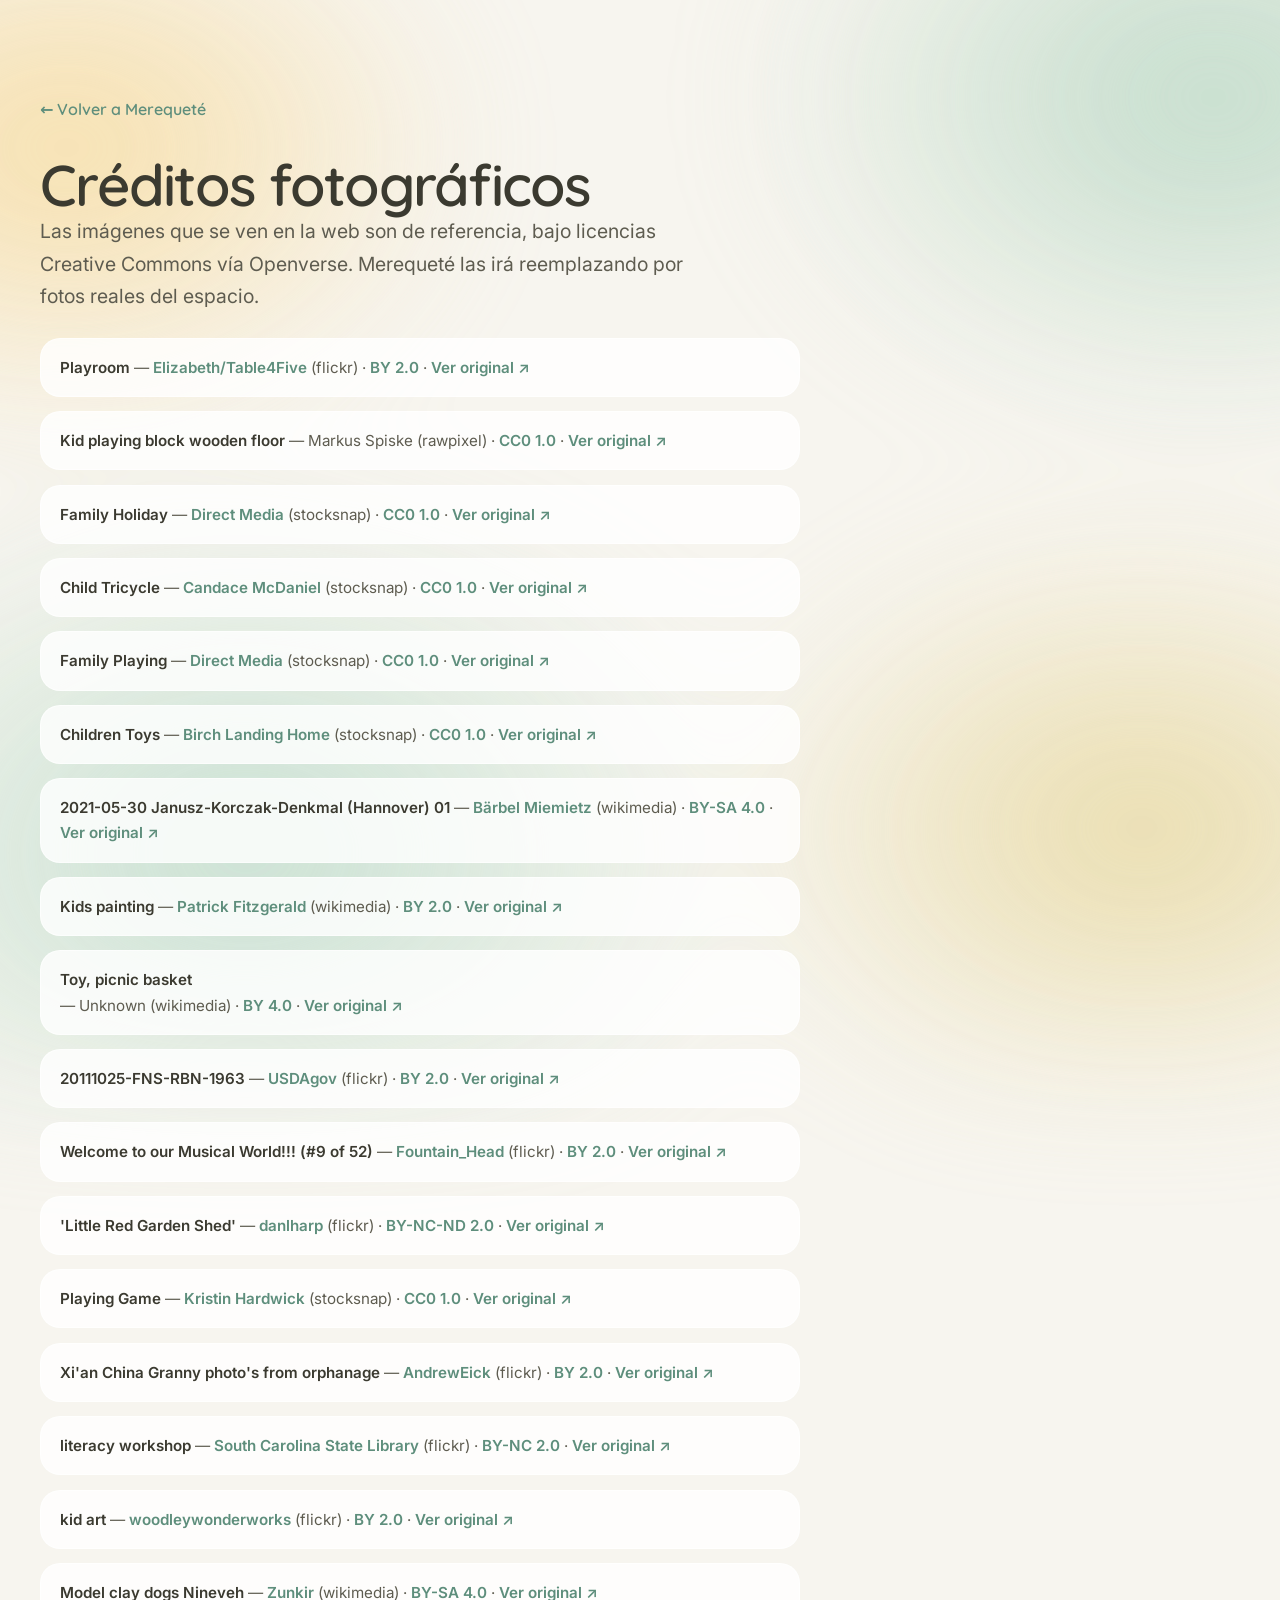
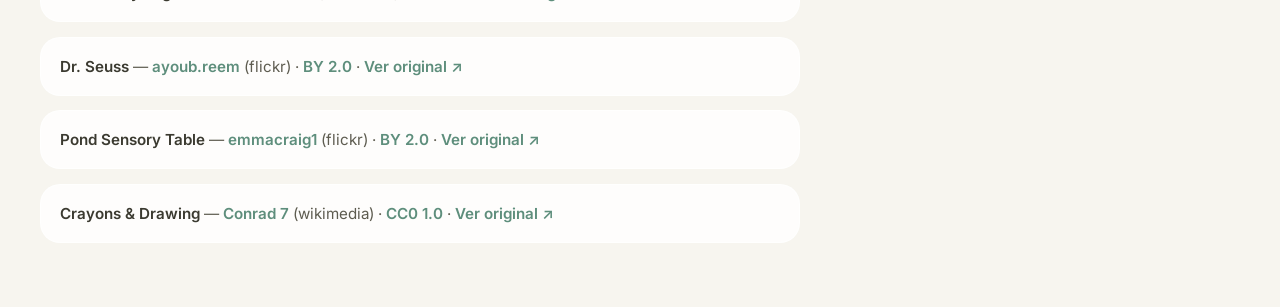
<file: creditos.html>
<!doctype html>
<html lang="es">
<head>
  <meta charset="utf-8" />
  <meta name="viewport" content="width=device-width, initial-scale=1" />
  <title>Créditos fotográficos · Merequeté</title>
  <meta name="robots" content="noindex" />
  <link rel="icon" type="image/png" href="assets/favicon.png?v=20260630" />
  <link rel="icon" type="image/x-icon" href="assets/favicon.ico?v=20260630" />
  <link rel="apple-touch-icon" href="assets/apple-touch-icon.png?v=20260630" />
  <link rel="preconnect" href="https://fonts.googleapis.com" />
  <link rel="preconnect" href="https://fonts.gstatic.com" crossorigin />
  <link rel="stylesheet" href="https://fonts.googleapis.com/css2?family=Quicksand:wght@500;600;700&family=Inter:wght@400;500&family=Caveat:wght@600&display=swap" />
  <link rel="stylesheet" href="styles.css?v=20260630" />
  <style>
    .page-credits { min-height: 100vh; padding: 6rem 0 4rem; }
    .credits-back { font-family: var(--display); font-weight: 600; color: var(--violet); display: inline-block; margin-bottom: 2rem; }
    .credits-list { display: grid; gap: .9rem; margin-top: 1.6rem; max-width: 760px; }
    .credits-list li { background: var(--glass-solid); border: 1px solid var(--white-b); border-radius: var(--r-md); padding: 1rem 1.2rem; font-size: .95rem; color: var(--ink-soft); }
    .credits-list a { color: var(--violet); font-weight: 600; }
  </style>
</head>
<body class="page-credits">
  <div class="mesh" aria-hidden="true"></div>
  <main class="wrap">
    <a class="credits-back" href="index.html">← Volver a Merequeté</a>
    <h1 class="h-display">Créditos fotográficos</h1>
    <p class="lead">Las imágenes que se ven en la web son de referencia, bajo licencias Creative Commons vía
      <a href="https://openverse.org" target="_blank" rel="noopener">Openverse</a>.
      Merequeté las irá reemplazando por fotos reales del espacio.</p>
    <ul class="credits-list" data-credits>
      <li>Cargando créditos…</li>
    </ul>
  </main>
  <script defer src="lib/credits-render.js?v=20260630"></script>
</body>
</html>
</file>
<file: styles.css>
/* =============================================================
   MEREQUETÉ · Glassmorphism pastel
   1. Tokens · 2. Reset · 3. Utilities · 4. Typography
   5. Components · 6. Sections · 7. Effects · 8. Responsive · 9. Reduced-motion
   ============================================================= */

/* ============ 1. TOKENS ============ */
:root {
  /* Paleta Pantone del logo Merequeté */
  --bg:        #F7F5EF;        /* derivado claro de P 169-1 U */
  --stone:     #E7E4DB;        /* P 169-1 U  · gris cálido    */
  --peach:     #F0DBAE;        /* mesh · tinte mostaza claro  */
  --peach-2:   #E8BF45;        /* P 7-15 U   · mostaza        */
  --lavender:  #BFD6C8;        /* mesh · tinte teal claro     */
  --sky:       #C6DCD0;        /* mesh · tinte teal claro     */
  --sky-2:     #9DBFB1;        /* P 138-2 U  · teal           */
  --green:     #A8C58D;        /* P 155-2 U  · verde salvia   */

  --ink:       #3B3A30;        /* marrón-oliva oscuro, no negro */
  --ink-soft:  #5E5C50;
  --ink-mute:  #8E8B7D;

  --coral:     #D5865A;        /* P 31-5 U   · terracota · acento primario */
  --violet:    #5E8E7C;        /* teal profundo · acento secundario        */

  --glass:     rgba(255,255,255,0.45);
  --glass-2:   rgba(255,255,255,0.30);
  --glass-solid: rgba(255,255,255,0.80);
  --line:      rgba(59,58,48,0.13);
  --white-b:   rgba(255,255,255,0.6);

  --r-lg: 28px;
  --r-md: 20px;
  --r-sm: 14px;

  --shadow-soft: 0 18px 50px -20px rgba(46,42,61,0.28);
  --shadow-lift: 0 34px 70px -24px rgba(94,142,124,0.45);

  --display: "Quicksand", system-ui, sans-serif;
  --sans: "Inter", -apple-system, BlinkMacSystemFont, "Segoe UI", system-ui, sans-serif;
  --hand: "Caveat", cursive;

  --ease-out: cubic-bezier(0.16, 1, 0.3, 1);
  --ease-soft: cubic-bezier(0.25, 0.46, 0.45, 0.94);
  --ease-bounce: cubic-bezier(0.34, 1.56, 0.64, 1);

  --wrap: 1200px;
  --nav-h: 76px;
}

/* ============ 2. RESET ============ */
*, *::before, *::after { box-sizing: border-box; margin: 0; }
html {
  -webkit-text-size-adjust: 100%;
  scroll-behavior: smooth;
  overflow-x: clip;
}
body {
  font-family: var(--sans);
  font-size: 16px;
  line-height: 1.65;
  color: var(--ink);
  background: var(--bg);
  overflow-x: clip;
  overscroll-behavior-y: none;
  -webkit-font-smoothing: antialiased;
  -moz-osx-font-smoothing: grayscale;
  text-rendering: optimizeLegibility;
  min-height: 100vh;
}
img, svg, video, iframe { display: block; max-width: 100%; }
img { height: auto; }
button { font: inherit; color: inherit; cursor: pointer; border: 0; background: none; }
a { color: inherit; text-decoration: none; }
ul { list-style: none; padding: 0; }
p { text-wrap: pretty; }
h1, h2, h3, h4 { text-wrap: balance; line-height: 1.06; letter-spacing: -0.02em; font-family: var(--display); font-weight: 600; }
::selection { background: var(--coral); color: #fff; }
:focus-visible { outline: 2px solid var(--violet); outline-offset: 3px; border-radius: 6px; }

/* ============ 3. UTILITIES ============ */
.wrap { width: min(100% - 2.5rem, var(--wrap)); margin-inline: auto; }
.skip-link {
  position: fixed; top: -100px; left: 1rem; z-index: 9999;
  padding: .6rem 1rem; background: #fff; color: var(--ink);
  border-radius: 10px; font-weight: 600; box-shadow: var(--shadow-soft);
}
.skip-link:focus { top: 1rem; }

/* glass surfaces (fallback first, enhanced via @supports) */
.glass, .glass-solid, .glass-strip {
  background: var(--glass-solid);
  border: 1px solid var(--white-b);
  border-radius: var(--r-lg);
}
@supports ((backdrop-filter: blur(20px)) or (-webkit-backdrop-filter: blur(20px))) {
  .glass {
    background: var(--glass);
    -webkit-backdrop-filter: blur(22px) saturate(180%);
    backdrop-filter: blur(22px) saturate(180%);
  }
  .glass-solid {
    background: var(--glass-2);
    -webkit-backdrop-filter: blur(16px) saturate(170%);
    backdrop-filter: blur(16px) saturate(170%);
  }
  .glass-strip {
    background: rgba(255,255,255,0.35);
    -webkit-backdrop-filter: blur(14px) saturate(160%);
    backdrop-filter: blur(14px) saturate(160%);
  }
}

/* ============ 4. TYPOGRAPHY ============ */
.kicker, .eyebrow {
  font-family: var(--display);
  font-weight: 600; font-size: .82rem;
  letter-spacing: .14em; text-transform: uppercase;
  color: var(--violet);
}
.kicker span, .eyebrow.light { color: var(--ink-mute); }
.eyebrow.light { color: rgba(255,255,255,.85); }
.hand {
  font-family: var(--hand);
  font-weight: 700;
  color: var(--coral);
  letter-spacing: 0;
  font-size: 1.18em;
  line-height: .8;
  padding: 0 .04em;
}
.h-display { font-size: clamp(2rem, 5.2vw, 3.6rem); letter-spacing: -0.03em; }
.lead { font-size: clamp(1.05rem, 1.6vw, 1.22rem); color: var(--ink-soft); max-width: 56ch; }
.section-head { max-width: 60ch; margin-bottom: 2.6rem; }
.section-head .lead { margin-top: 1rem; }
strong { color: var(--ink); font-weight: 600; }

/* ============ 5. COMPONENTS ============ */
.btn {
  display: inline-flex; align-items: center; gap: .55rem;
  font-family: var(--display); font-weight: 600;
  padding: .92rem 1.5rem; border-radius: 100px;
  transition: transform .35s var(--ease-out), box-shadow .35s var(--ease-out), background .3s;
  will-change: transform;
}
.btn span { transition: transform .35s var(--ease-out); }
.btn-primary { background: var(--coral); color: #fff; box-shadow: 0 14px 30px -10px rgba(213,134,90,.7); }
.btn-primary:hover { box-shadow: 0 18px 40px -10px rgba(213,134,90,.85); }
.btn-primary:hover span { transform: translateX(4px); }
.btn-ghost { background: rgba(255,255,255,.5); color: var(--ink); border: 1px solid var(--white-b); }
.btn-ghost:hover { background: #fff; }
.btn-wa { background: #25D366; color: #fff; box-shadow: 0 14px 30px -10px rgba(37,211,102,.7); }
.btn-wa:hover { transform: translateY(-2px); }
.btn-wa svg { fill: #fff; }
.btn-block { width: 100%; justify-content: center; padding-block: 1.05rem; }

/* watermark numbers */
.watermark {
  position: absolute; top: -.18em; right: 2%;
  font-family: var(--display); font-weight: 700;
  font-size: clamp(8rem, 22vw, 20rem);
  line-height: 1; color: rgba(94,142,124,.07);
  pointer-events: none; z-index: 0; user-select: none;
}

/* ============ MESH BG + GRAIN ============ */
.mesh {
  position: fixed; inset: -20%; z-index: -2;
  background:
    radial-gradient(38% 38% at 18% 26%, var(--peach) 0%, transparent 60%),
    radial-gradient(42% 42% at 82% 22%, var(--lavender) 0%, transparent 62%),
    radial-gradient(46% 46% at 28% 82%, var(--sky) 0%, transparent 62%),
    radial-gradient(40% 40% at 78% 80%, #E3D8AE 0%, transparent 60%);
  filter: blur(70px) saturate(135%);
  animation: meshDrift 30s ease-in-out infinite;
  opacity: .9;
}
@keyframes meshDrift {
  0%, 100% { transform: scale(1) translate(0,0) rotate(0deg); }
  33%      { transform: scale(1.12) translate(2%, -2%) rotate(4deg); }
  66%      { transform: scale(1.06) translate(-2%, 2%) rotate(-4deg); }
}
.grain {
  position: fixed; inset: 0; z-index: -1; pointer-events: none;
  opacity: .035; mix-blend-mode: multiply;
  background-image: url("data:image/svg+xml,%3Csvg xmlns='http://www.w3.org/2000/svg' width='160' height='160'%3E%3Cfilter id='n'%3E%3CfeTurbulence type='fractalNoise' baseFrequency='0.85' numOctaves='2'/%3E%3C/filter%3E%3Crect width='100%25' height='100%25' filter='url(%23n)'/%3E%3C/svg%3E");
}

/* ============ SIDE BRAND ============ */
.side-brand {
  position: fixed; right: 14px; top: 50%; transform: translateY(-50%);
  z-index: 40; display: flex; flex-direction: column; align-items: center; gap: 12px;
  writing-mode: vertical-rl;
}
.side-brand .side-text {
  font-family: var(--display); font-weight: 600; font-size: .72rem;
  letter-spacing: .22em; text-transform: uppercase; color: var(--ink-mute);
}
.side-dot {
  writing-mode: horizontal-tb; width: 9px; height: 9px; border-radius: 50%;
  background: var(--coral); box-shadow: 0 0 0 0 rgba(213,134,90,.6);
  animation: pulse 2.4s var(--ease-out) infinite;
}
@keyframes pulse {
  0% { box-shadow: 0 0 0 0 rgba(213,134,90,.6); }
  70% { box-shadow: 0 0 0 12px rgba(213,134,90,0); }
  100% { box-shadow: 0 0 0 0 rgba(213,134,90,0); }
}

/* ============ CUSTOM CURSOR ============ */
.cursor { position: fixed; left: 0; top: 0; z-index: 9000; pointer-events: none; opacity: 0; transition: opacity .25s var(--ease-out); }
.cursor.is-ready { opacity: 1; }
.cursor-ring {
  position: absolute; left: 0; top: 0; width: 34px; height: 34px;
  margin: -17px 0 0 -17px; border: 1.5px solid var(--violet); border-radius: 50%;
  transition: width .25s var(--ease-out), height .25s var(--ease-out), background .25s, border-color .25s;
}
.cursor.is-hover .cursor-ring { width: 56px; height: 56px; margin: -28px 0 0 -28px; background: rgba(94,142,124,.12); }
.cursor-label {
  position: absolute; left: 0; top: 0; transform: translate(-50%, 26px);
  font-family: var(--display); font-weight: 600; font-size: .7rem;
  letter-spacing: .08em; text-transform: uppercase; color: var(--violet);
  white-space: nowrap; opacity: 0; transition: opacity .2s;
}
.cursor.is-hover .cursor-label { opacity: 1; }

/* ============ NAV ============ */
.nav {
  position: fixed; top: 14px; left: 50%; transform: translateX(-50%);
  z-index: 100; width: min(100% - 1.6rem, var(--wrap));
  display: flex; align-items: center; gap: 1.2rem;
  padding: .55rem .65rem .55rem 1.2rem;
  border-radius: 100px;
  background: var(--glass-solid); border: 1px solid var(--white-b);
  box-shadow: var(--shadow-soft);
  transition: transform .4s var(--ease-out), box-shadow .4s;
}
@supports ((backdrop-filter: blur(16px)) or (-webkit-backdrop-filter: blur(16px))) {
  .nav { background: rgba(255,255,255,.55); -webkit-backdrop-filter: blur(18px) saturate(180%); backdrop-filter: blur(18px) saturate(180%); }
}
.nav.is-hidden { transform: translateX(-50%) translateY(-130%); }
.nav-logo { display: flex; align-items: center; gap: .5rem; font-family: var(--display); font-weight: 700; font-size: 1.15rem; margin-right: auto; }
.nav-logo.brand-mark { gap: 0; }
.nav-logo-img { height: 48px; width: auto; display: block; }
.nav-logo .nav-logo-fallback { display: none; align-items: center; gap: .5rem; }
.nav-logo.no-img .nav-logo-img { display: none; }
.nav-logo.no-img .nav-logo-fallback { display: inline-flex; }
.nav-logo-mark { display: inline-flex; }
.nav-links { display: flex; gap: .2rem; }
.nav-links a {
  position: relative; font-family: var(--display); font-weight: 600; font-size: .92rem;
  padding: .5rem .8rem; border-radius: 100px; color: var(--ink-soft);
  display: inline-flex; align-items: baseline; gap: .35rem;
  transition: color .25s, background .25s;
}
.nav-links a i { font-style: normal; font-size: .64rem; color: var(--violet); opacity: .7; }
.nav-links a:hover { color: var(--ink); background: rgba(94,142,124,.12); }
.nav-cta { padding: .7rem 1.25rem; font-size: .92rem; }
.nav-burger { display: none; width: 44px; height: 44px; border-radius: 50%; background: rgba(255,255,255,.6); position: relative; }
.nav-burger span { position: absolute; left: 12px; right: 12px; height: 2px; background: var(--ink); border-radius: 2px; transition: transform .3s var(--ease-out), opacity .3s; }
.nav-burger span:nth-child(1) { top: 16px; } .nav-burger span:nth-child(2) { top: 21px; } .nav-burger span:nth-child(3) { top: 26px; }
.nav-burger.is-open span:nth-child(1) { transform: translateY(5px) rotate(45deg); }
.nav-burger.is-open span:nth-child(2) { opacity: 0; }
.nav-burger.is-open span:nth-child(3) { transform: translateY(-5px) rotate(-45deg); }

.nav-mobile {
  position: fixed; inset: 0; z-index: 95; padding: 6rem 1.5rem 2rem;
  display: flex; flex-direction: column; gap: .4rem;
  background: rgba(250,248,245,.85); -webkit-backdrop-filter: blur(20px); backdrop-filter: blur(20px);
  transform: translateY(-100%); transition: transform .5s var(--ease-out);
  visibility: hidden;
}
.nav-mobile.is-open { transform: translateY(0); visibility: visible; }
.nav-mobile a { font-family: var(--display); font-weight: 600; font-size: 1.4rem; padding: .8rem 0; border-bottom: 1px solid var(--line); display: flex; gap: .8rem; align-items: baseline; }
.nav-mobile a i { font-style: normal; font-size: .8rem; color: var(--violet); }
.nav-mobile .btn { border-bottom: 0; justify-content: center; margin-top: 1rem; color: #fff; }

/* ============ SPLASH ============ */
.splash {
  position: fixed; inset: 0; z-index: 9999;
  display: grid; place-items: center;
  background: var(--bg);
  animation: splashSafety .01s 5.8s forwards;
}
.splash::before { content: ""; position: absolute; inset: 0; background:
  radial-gradient(40% 50% at 30% 30%, var(--peach) 0%, transparent 60%),
  radial-gradient(40% 50% at 75% 70%, var(--lavender) 0%, transparent 60%);
  filter: blur(60px); opacity: .8; }
.splash.is-out { opacity: 0; pointer-events: none; clip-path: inset(0 0 100% 0); transition: opacity .6s var(--ease-out), clip-path .7s var(--ease-out); }
.splash-inner { position: relative; text-align: center; }
.splash-lockup { font-size: clamp(2.8rem, 12vw, 4.6rem); margin-inline: auto; }
.splash-lockup .ll-row {
  opacity: 0; filter: blur(10px); transform: scale(.6) translateY(8px);
  animation: bubbleIn .8s var(--ease-bounce) forwards;
}
.splash-lockup .ll-row:nth-child(1) { animation-delay: .15s; }
.splash-lockup .ll-row:nth-child(2) { animation-delay: .45s; }
.splash-lockup .ll-row:nth-child(3) { animation-delay: .75s; }
@keyframes bubbleIn { to { opacity: 1; filter: blur(0); transform: scale(1) translateY(0); } }
.splash-bar { width: 180px; height: 4px; border-radius: 4px; background: rgba(46,42,61,.1); margin: 1.6rem auto .8rem; overflow: hidden; }
.splash-bar i { display: block; height: 100%; width: 0; border-radius: 4px; background: linear-gradient(90deg, var(--coral), var(--violet)); animation: loadBar 3.2s var(--ease-out) .3s forwards; }
@keyframes loadBar { to { width: 100%; } }
.splash-sub { font-family: var(--hand); font-size: 1.5rem; color: var(--violet); }
@keyframes splashSafety { to { opacity: 0; pointer-events: none; clip-path: inset(0 0 100% 0); } }

/* ============ 6. SECTIONS ============ */
.section { position: relative; padding-block: clamp(4.5rem, 10vw, 8rem); }
.section > .wrap { position: relative; z-index: 1; }

/* HERO */
.hero { position: relative; min-height: 100vh; min-height: 100svh; display: flex; align-items: center; padding-top: calc(var(--nav-h) + 2rem); padding-bottom: 3rem; }
.hero-grid { width: min(100% - 2.5rem, var(--wrap)); margin-inline: auto; display: grid; grid-template-columns: 1.05fr .95fr; gap: clamp(2rem, 5vw, 4rem); align-items: center; }
.hero-copy { position: relative; z-index: 2; }
/* ----- Logo lockup (replica del logotipo apilado) ----- */
.logo-lockup {
  font-family: "Fredoka", var(--display);
  font-weight: 600;
  line-height: .78;
  letter-spacing: -0.01em;
  display: inline-flex;
  flex-direction: column;
  align-items: flex-start;
}
.logo-lockup .ll-row { display: flex; align-items: flex-end; }
.logo-lockup .ll-row:nth-child(2) { margin-left: .18em; }
.logo-lockup .ll-row:nth-child(3) { margin-left: .04em; }
.logo-lockup .ll-row > span { display: inline-block; transform-origin: 50% 85%; }
.logo-lockup .ll-house {
  width: .82em; height: .82em; align-self: flex-start;
  margin-left: .1em; transform: translateY(-.04em);
  filter: drop-shadow(0 6px 10px rgba(46,42,61,.16));
}
.logo-lockup .ll-house svg { width: 100%; height: 100%; overflow: visible; }
.logo-lockup .c-sky    { color: var(--sky-2); }
.logo-lockup .c-coral  { color: var(--coral); }
.logo-lockup .c-green  { color: var(--green); }
.logo-lockup .c-peach  { color: var(--peach-2); }
.logo-lockup .c-violet { color: var(--violet); }
.logo-lockup .c-gold   { color: #E8BF45; }

.hero-title { font-size: clamp(3.4rem, 13vw, 7.6rem); margin: .5rem 0 .4rem; }

/* ----- Logo como imagen real (con réplica de respaldo si falta el archivo) ----- */
.brand-mark { position: relative; }
.brand-mark .brand-logo { display: block; }
.brand-mark .logo-lockup { display: none; }
.brand-mark.no-img .brand-logo { display: none; }
.brand-mark.no-img .logo-lockup { display: inline-flex; }
.hero-title.brand-mark .brand-logo { width: clamp(240px, 42vw, 460px); height: auto; }
.splash-logo .brand-logo { width: clamp(190px, 58vw, 300px); height: auto; margin-inline: auto; animation: bubbleIn .8s var(--ease-bounce) .15s both; }
.splash-logo .splash-lockup { margin-inline: auto; }
.hero-tag { font-size: clamp(1.4rem, 3vw, 2rem); font-family: var(--display); font-weight: 500; color: var(--ink); margin-bottom: 2rem; }
.hero-tag .hand { font-size: 1.7em; }
.hero-actions { display: flex; flex-wrap: wrap; gap: .9rem; margin-bottom: 1.8rem; }
.hero-note { display: flex; align-items: center; gap: .55rem; font-family: var(--display); font-weight: 500; font-size: .92rem; color: var(--ink-soft); }
.hero-note .dot { width: 8px; height: 8px; border-radius: 50%; background: var(--green); flex: none; }

.hero-figure { position: relative; z-index: 1; }
.hero-photo { padding: 12px; overflow: visible; box-shadow: var(--shadow-lift); border-radius: var(--r-lg); }
.hero-photo img { border-radius: 18px; width: 100%; aspect-ratio: 4/3.2; object-fit: cover; }
.hero-badge { position: absolute; left: -14px; bottom: 26px; display: flex; align-items: center; gap: .4rem; padding: .6rem 1rem; border-radius: 100px; font-family: var(--display); font-weight: 600; font-size: .85rem; box-shadow: var(--shadow-soft); }
.hero-badge .star { color: #E8BF45; }
.hero-sticker { position: absolute; width: clamp(56px, 8vw, 84px); filter: drop-shadow(0 12px 18px rgba(46,42,61,.18)); }
.hero-sticker-1 { top: -34px; right: 8%; animation: bob 5s ease-in-out infinite; }
.hero-sticker-2 { bottom: -28px; right: -10px; animation: bob 6.5s ease-in-out .5s infinite; }
.hero-scroll { position: absolute; left: 50%; bottom: 1.4rem; transform: translateX(-50%); width: 26px; height: 42px; border: 2px solid var(--ink-mute); border-radius: 100px; display: grid; place-items: start center; padding-top: 7px; opacity: .6; }
.hero-scroll span { width: 4px; height: 8px; border-radius: 4px; background: var(--ink-mute); animation: scrollDot 1.8s var(--ease-out) infinite; }
@keyframes scrollDot { 0%{transform:translateY(0);opacity:1} 70%{transform:translateY(14px);opacity:0} 100%{opacity:0} }

/* MARQUEE */
.marquee, .footer-display { overflow: hidden; padding: .9rem 0; margin-block: 1rem; border-radius: 0; border-left: 0; border-right: 0; }
.marquee-track, .footer-marquee { display: inline-flex; align-items: center; gap: 1.4rem; white-space: nowrap; will-change: transform; }
.marquee-track span { font-family: var(--display); font-weight: 600; font-size: clamp(1rem,1.6vw,1.3rem); color: var(--ink); }
.marquee-track b { color: var(--coral); }
.footer-marquee span { font-family: var(--display); font-weight: 700; font-size: clamp(2rem,6vw,4.5rem); color: rgba(46,42,61,.13); letter-spacing: -.03em; }
.footer-marquee b { color: var(--coral); opacity: .4; font-size: clamp(2rem,6vw,4.5rem); }

/* ESPACIO */
.espacio-grid { display: grid; grid-template-columns: 1fr 1fr; gap: clamp(2rem,4vw,3.5rem); align-items: start; }
.espacio-photos { position: relative; display: grid; grid-template-columns: 1fr 1fr; gap: 1rem; }
.photo { padding: 8px; overflow: hidden; box-shadow: var(--shadow-soft); }
.photo img { border-radius: 13px; width: 100%; object-fit: cover; }
.photo-a { grid-row: span 2; transform: rotate(-2deg); }
.photo-a img { aspect-ratio: 3/4.4; }
.photo-b { transform: rotate(2.4deg); margin-top: .5rem; } .photo-b img { aspect-ratio: 4/3; }
.photo-c { transform: rotate(-1.5deg); } .photo-c img { aspect-ratio: 4/3; }
.espacio-text .h-display { margin: .8rem 0 1.2rem; }
.espacio-text p { margin-bottom: 1rem; color: var(--ink-soft); }
.espacio-text .eyebrow { color: var(--violet); }
.deflist { display: grid; grid-template-columns: 1fr 1fr; gap: .9rem 1.4rem; margin-top: 1.6rem; }
.deflist div { border-top: 1px solid var(--line); padding-top: .7rem; }
.deflist dt { font-family: var(--display); font-weight: 600; font-size: .72rem; letter-spacing: .12em; text-transform: uppercase; color: var(--violet); }
.deflist dd { font-family: var(--display); font-weight: 500; color: var(--ink); margin-top: .15rem; }
.espacio-aside { grid-column: 1 / -1; justify-self: start; max-width: 520px; padding: 1.6rem 1.8rem; margin-top: .5rem; }
.espacio-aside .tag, .reservar-aside .tag { display: inline-block; font-family: var(--display); font-weight: 600; font-size: .7rem; letter-spacing: .14em; text-transform: uppercase; color: var(--violet); background: rgba(94,142,124,.12); padding: .3rem .7rem; border-radius: 100px; }
.espacio-aside blockquote { font-family: var(--display); font-weight: 600; font-size: 1.4rem; margin: .9rem 0 .8rem; color: var(--ink); }
.aside-meta { font-size: .9rem; color: var(--ink-mute); }

/* PROPUESTA */
.filters { display: flex; flex-wrap: wrap; gap: .6rem; margin-bottom: 2.4rem; }
.chip { padding: .6rem 1.2rem; border-radius: 100px; font-family: var(--display); font-weight: 600; font-size: .9rem; color: var(--ink-soft); border: 1px solid var(--white-b); transition: transform .3s var(--ease-out), background .3s, color .3s, box-shadow .3s; }
.chip:hover { transform: translateY(-2px); }
.chip.is-active { background: var(--violet); color: #fff; box-shadow: 0 12px 24px -10px rgba(94,142,124,.7); border-color: transparent; }
.prop-grid { display: grid; grid-template-columns: repeat(3, 1fr); gap: 1.4rem; }
.prop-card {
  position: relative; padding: 2.4rem 1.6rem 1.6rem; overflow: hidden;
  box-shadow: var(--shadow-soft);
  transition: transform .45s var(--ease-out), box-shadow .45s var(--ease-out), opacity .4s, filter .4s;
}
.prop-card.is-hidden { display: none; }
.prop-card:hover { transform: translateY(-8px); box-shadow: var(--shadow-lift); }
.serie { position: absolute; top: 1.1rem; right: 1.1rem; font-family: var(--display); font-weight: 600; font-size: .66rem; letter-spacing: .1em; text-transform: uppercase; padding: .28rem .6rem; border-radius: 100px; }
.serie-esencial { background: rgba(213,134,90,.16); color: #B5673A; }
.serie-temporada { background: rgba(94,142,124,.16); color: var(--violet); }
.sticker { display: block; width: 78px; height: 78px; margin-bottom: 1rem; transition: transform .5s var(--ease-bounce); }
.sticker svg { width: 100%; height: 100%; overflow: visible; }
.sticker.is-bobbing { animation: bob 4.5s ease-in-out infinite; }
.prop-card:hover .sticker { transform: rotate(-10deg) scale(1.08); }
.prop-card h3 { font-size: 1.4rem; }
.prop-sub { font-family: var(--hand); font-size: 1.3rem; color: var(--violet); line-height: 1; margin: .15rem 0 .9rem; }
.prop-inc { display: flex; flex-wrap: wrap; gap: .4rem; margin-bottom: .9rem; }
.prop-inc li { font-size: .76rem; font-weight: 500; color: var(--ink-soft); background: rgba(255,255,255,.55); border: 1px solid var(--line); padding: .22rem .6rem; border-radius: 100px; }
.prop-desc { font-size: .92rem; color: var(--ink-soft); margin-bottom: 1.2rem; }
.prop-age { font-family: var(--display); font-weight: 600; font-size: .78rem; color: var(--coral); padding-top: .8rem; border-top: 1px solid var(--line); display: block; }
.prop-empty { text-align: center; color: var(--ink-mute); font-family: var(--display); font-weight: 500; margin-top: 2rem; }

/* EQUIPO */
.team-grid { display: grid; grid-template-columns: repeat(4, 1fr); gap: 1.4rem; }
.team-card { padding: 1.8rem 1.5rem; text-align: center; box-shadow: var(--shadow-soft); transition: transform .45s var(--ease-out), box-shadow .45s var(--ease-out); }
.team-card:hover { transform: translateY(-8px); box-shadow: var(--shadow-lift); }
.team-icon { display: inline-block; width: 76px; height: 76px; margin-bottom: .8rem; }
.team-icon svg { width: 100%; height: 100%; }
.team-card:hover .team-icon { animation: wiggle .6s var(--ease-out); }
.team-card h3 { font-size: 1.18rem; }
.team-role { font-family: var(--display); font-weight: 600; font-size: .82rem; color: var(--violet); margin: .3rem 0 .6rem; }
.team-note { font-size: .9rem; color: var(--ink-soft); }
@keyframes wiggle { 0%,100%{transform:rotate(0)} 25%{transform:rotate(-8deg)} 75%{transform:rotate(8deg)} }

/* GALERÍA */
.galeria .section-head { text-align: center; max-width: none; margin-inline: auto; }
.gal-rows { display: flex; flex-direction: column; gap: 1.1rem; margin-top: 1rem; }
.gal-row { overflow: hidden; }
.gal-track { display: inline-flex; gap: 1.1rem; will-change: transform; }
.gframe { padding: 7px; flex: none; box-shadow: var(--shadow-soft); }
.gframe img { border-radius: 13px; width: clamp(220px, 26vw, 320px); height: clamp(160px, 18vw, 220px); object-fit: cover; }
.gal-note { text-align: center; margin-top: 1.4rem; font-size: .88rem; color: var(--ink-mute); }
.gal-note a { color: var(--violet); font-weight: 600; }

/* TESTIMONIOS */
.tst { position: relative; padding: clamp(1.6rem,3vw,2.6rem); overflow: hidden; box-shadow: var(--shadow-soft); }
.tst-track { display: grid; }
.tst-slide { grid-area: 1/1; display: grid; grid-template-columns: 40% 1fr; gap: clamp(1.4rem,3vw,2.6rem); align-items: center; opacity: 0; visibility: hidden; transform: translateY(14px); transition: opacity .6s var(--ease-out), transform .6s var(--ease-out); }
.tst-slide.is-active { opacity: 1; visibility: visible; transform: none; position: relative; }
.tst-photo { border-radius: var(--r-md); overflow: hidden; box-shadow: var(--shadow-soft); }
.tst-photo img { width: 100%; aspect-ratio: 4/3.4; object-fit: cover; }
.tst-quote p { font-family: var(--display); font-weight: 500; font-size: clamp(1.1rem,1.9vw,1.5rem); line-height: 1.4; color: var(--ink); margin-bottom: 1.2rem; }
.tst-quote .stars { color: #E8BF45; display: block; letter-spacing: .1em; margin-bottom: .3rem; }
.tst-quote cite { font-family: var(--display); font-weight: 700; font-style: normal; font-size: 1.05rem; display: block; }
.tst-meta { font-size: .85rem; color: var(--ink-mute); }
.tst-dots { display: flex; gap: .5rem; justify-content: center; margin-top: 1.6rem; }
.tst-dots button { width: 9px; height: 9px; border-radius: 50%; background: rgba(46,42,61,.18); transition: transform .3s, background .3s; }
.tst-dots button.is-active { background: var(--coral); transform: scale(1.4); }

/* FAMILIAS */
.fam-card { position: relative; overflow: hidden; min-height: 420px; display: flex; align-items: flex-end; padding: clamp(1.8rem,4vw,3.4rem); box-shadow: var(--shadow-lift); }
.fam-bg { position: absolute; inset: 0; width: 100%; height: 100%; object-fit: cover; z-index: 0; }
.fam-veil { position: absolute; inset: 0; z-index: 1; background: linear-gradient(110deg, rgba(46,42,61,.78) 0%, rgba(94,142,124,.55) 45%, rgba(213,134,90,.32) 100%); }
.fam-content { position: relative; z-index: 2; color: #fff; max-width: 60ch; }
.fam-content .h-display { color: #fff; margin: .6rem 0 1rem; }
.fam-content p { color: rgba(255,255,255,.92); margin-bottom: 1.6rem; }

/* RESERVAR */
.reservar-grid { display: grid; grid-template-columns: 1.3fr .7fr; gap: clamp(1.6rem,3.5vw,3rem); align-items: start; }
.form { padding: clamp(1.6rem,3vw,2.4rem); display: flex; flex-direction: column; gap: 1rem; box-shadow: var(--shadow-soft); }
.field-row { display: grid; grid-template-columns: 1fr 1fr; gap: 1rem; }
.field { display: flex; flex-direction: column; gap: .4rem; }
.field-sm { max-width: 100%; }
.field > span { font-family: var(--display); font-weight: 600; font-size: .82rem; color: var(--ink-soft); display: flex; align-items: baseline; gap: .4rem; }
.field > span i { font-style: normal; font-size: .7rem; color: var(--coral); font-weight: 700; }
.field input, .field select, .field textarea {
  font: inherit; color: var(--ink); padding: .8rem 1rem; border-radius: var(--r-sm);
  background: rgba(255,255,255,.6); border: 1px solid var(--line);
  transition: border-color .25s, box-shadow .25s, background .25s;
}
.field input:focus, .field select:focus, .field textarea:focus { outline: none; border-color: var(--violet); box-shadow: 0 0 0 3px rgba(94,142,124,.18); background: #fff; }
.field textarea { resize: vertical; }
.form-help { font-size: .85rem; color: var(--ink-soft); background: rgba(94,142,124,.1); border-radius: var(--r-sm); padding: .8rem 1rem; line-height: 1.5; }
.form-alt { text-align: center; }
.form-alt a { color: #1aa34a; font-weight: 600; font-family: var(--display); }

.reservar-aside { position: relative; padding: 1.8rem; overflow: hidden; box-shadow: var(--shadow-soft); }
.reservar-aside h3 { font-size: 1.5rem; }
.aside-sub { font-family: var(--hand); font-size: 1.4rem; color: var(--violet); margin-bottom: 1.2rem; }
.contact-list div { border-top: 1px solid var(--line); padding: .7rem 0; }
.contact-list dt { font-family: var(--display); font-weight: 600; font-size: .7rem; letter-spacing: .12em; text-transform: uppercase; color: var(--violet); }
.contact-list dd { margin-top: .15rem; font-weight: 500; }
.contact-list a:hover { color: var(--coral); }
.aside-sticker { position: absolute; right: -18px; bottom: -18px; width: 110px; opacity: .5; pointer-events: none; }

/* HORARIOS */
.horarios-grid { display: grid; grid-template-columns: 1fr 1fr; gap: clamp(1.6rem,3.5vw,3rem); align-items: center; }
.horarios-head .h-display { margin: .6rem 0 1rem; }
.horarios-card { padding: clamp(1.6rem,3vw,2.2rem); box-shadow: var(--shadow-soft); }
.hours-list { display: flex; flex-direction: column; margin-bottom: 1.4rem; }
.hours-list li { display: flex; justify-content: space-between; align-items: baseline; gap: 1rem; padding: .9rem 0; border-bottom: 1px solid var(--line); }
.hours-list li:last-child { border-bottom: 0; }
.hours-list .hd { font-family: var(--display); font-weight: 600; color: var(--ink); }
.hours-list .hh { font-family: var(--display); font-weight: 600; color: var(--coral); text-align: right; }

/* FOOTER */
.footer { position: relative; padding-top: 2rem; padding-bottom: 2.5rem; }
.footer-grid { display: grid; grid-template-columns: 1fr 1fr 1.4fr; gap: 2rem; margin-top: 1.5rem; }
.footer-col h4 { font-size: 1.05rem; margin-bottom: .8rem; color: var(--violet); }
.footer-col p { color: var(--ink-soft); margin-bottom: .5rem; }
.footer-col a:hover { color: var(--coral); }
.footer-col .muted { font-size: .85rem; color: var(--ink-mute); }
.map-frame { padding: 8px; overflow: hidden; }
.map-frame iframe { width: 100%; height: 220px; border: 0; border-radius: 14px; }
.footer-legal { display: flex; flex-wrap: wrap; justify-content: space-between; gap: .6rem; align-items: center; margin-top: 2.4rem; padding-top: 1.4rem; border-top: 1px solid var(--line); font-size: .85rem; color: var(--ink-mute); }
.footer-links { display: flex; gap: 1.4rem; }
.footer-links a:hover { color: var(--coral); }

/* ============ 7. EFFECTS ============ */
@keyframes bob { 0%,100%{transform:translateY(0)} 50%{transform:translateY(-10px)} }
.reveal { opacity: 0; transform: translateY(34px); transition: opacity .8s var(--ease-out), transform .8s var(--ease-out); }
.reveal.is-visible { opacity: 1; transform: none; }
/* DEFENSIVE: split-reveal must never stay invisible */
.reveal[data-split] { opacity: 1; transform: none; }
.split-word { display: inline-block; will-change: transform; }

/* ============ 8. RESPONSIVE ============ */
@media (max-width: 1024px) {
  .nav-links { display: none; }
  .nav-burger { display: block; }
  .prop-grid { grid-template-columns: repeat(2, 1fr); }
  .team-grid { grid-template-columns: repeat(2, 1fr); }
  .reservar-grid { grid-template-columns: 1fr; }
  .footer-grid { grid-template-columns: 1fr 1fr; }
  .footer-map { grid-column: 1 / -1; }
}
@media (max-width: 860px) {
  .hero { text-align: center; }
  .hero-grid { grid-template-columns: 1fr; justify-items: center; }
  .hero-copy { display: flex; flex-direction: column; align-items: center; order: 0; }
  .hero-figure { order: 1; max-width: 440px; width: 100%; margin-inline: auto; }
  .hero-title.brand-mark { justify-content: center; }
  .hero-title.brand-mark .brand-logo { margin-inline: auto; }
  .hero-title .logo-lockup { align-items: center; }
  .hero-title .ll-row:nth-child(2),
  .hero-title .ll-row:nth-child(3) { margin-left: 0; }
  .hero-tag { margin-inline: auto; }
  .hero-actions { justify-content: center; }
  .hero-note { justify-content: center; }
  .hero-title .l2 { margin-left: clamp(1rem, 12vw, 4rem); }
  .espacio-grid { grid-template-columns: 1fr; }
  .espacio-photos { max-width: 460px; }
  .tst-slide { grid-template-columns: 1fr; }
  .tst-photo { max-height: 220px; }
  .horarios-grid { grid-template-columns: 1fr; }
  .side-brand { display: none; }
}
@media (max-width: 600px) {
  .prop-grid { grid-template-columns: 1fr; }
  .team-grid { grid-template-columns: 1fr; }
  .deflist { grid-template-columns: 1fr; }
  .field-row { grid-template-columns: 1fr; }
  .footer-grid { grid-template-columns: 1fr; }
  .footer-legal { flex-direction: column; align-items: flex-start; }
  .nav { padding-left: 1rem; }
  .nav-logo { font-size: 1.05rem; }
  .hero-badge { left: 8px; }
}

/* ============ 9. REDUCED MOTION (only intrusive) ============ */
@media (prefers-reduced-motion: reduce) {
  html { scroll-behavior: auto; }
  .mesh { animation-duration: 90s; }
  .side-dot { animation: none; }
  .hero-scroll span { animation: none; }
  /* micro-interactions (hover, tilt, fades, marquee, bob, splash) stay ON */
}
</file>
